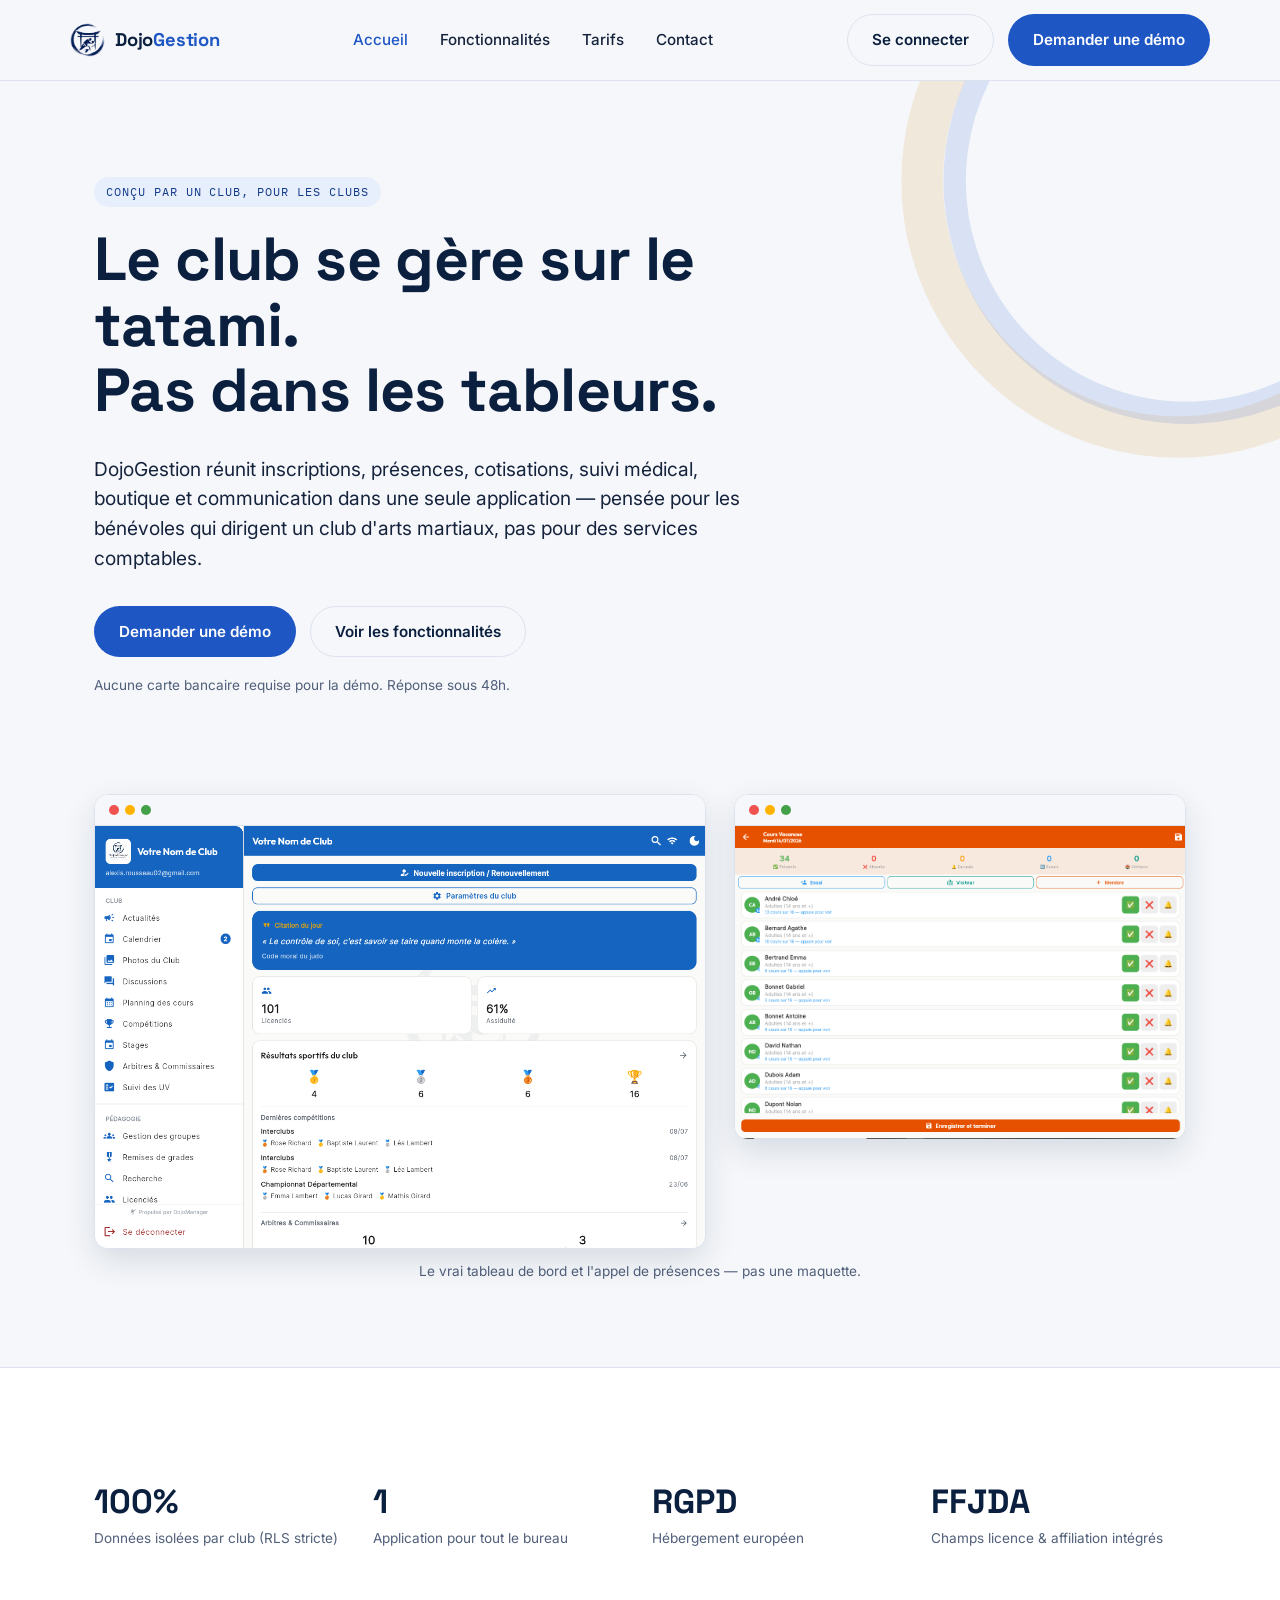
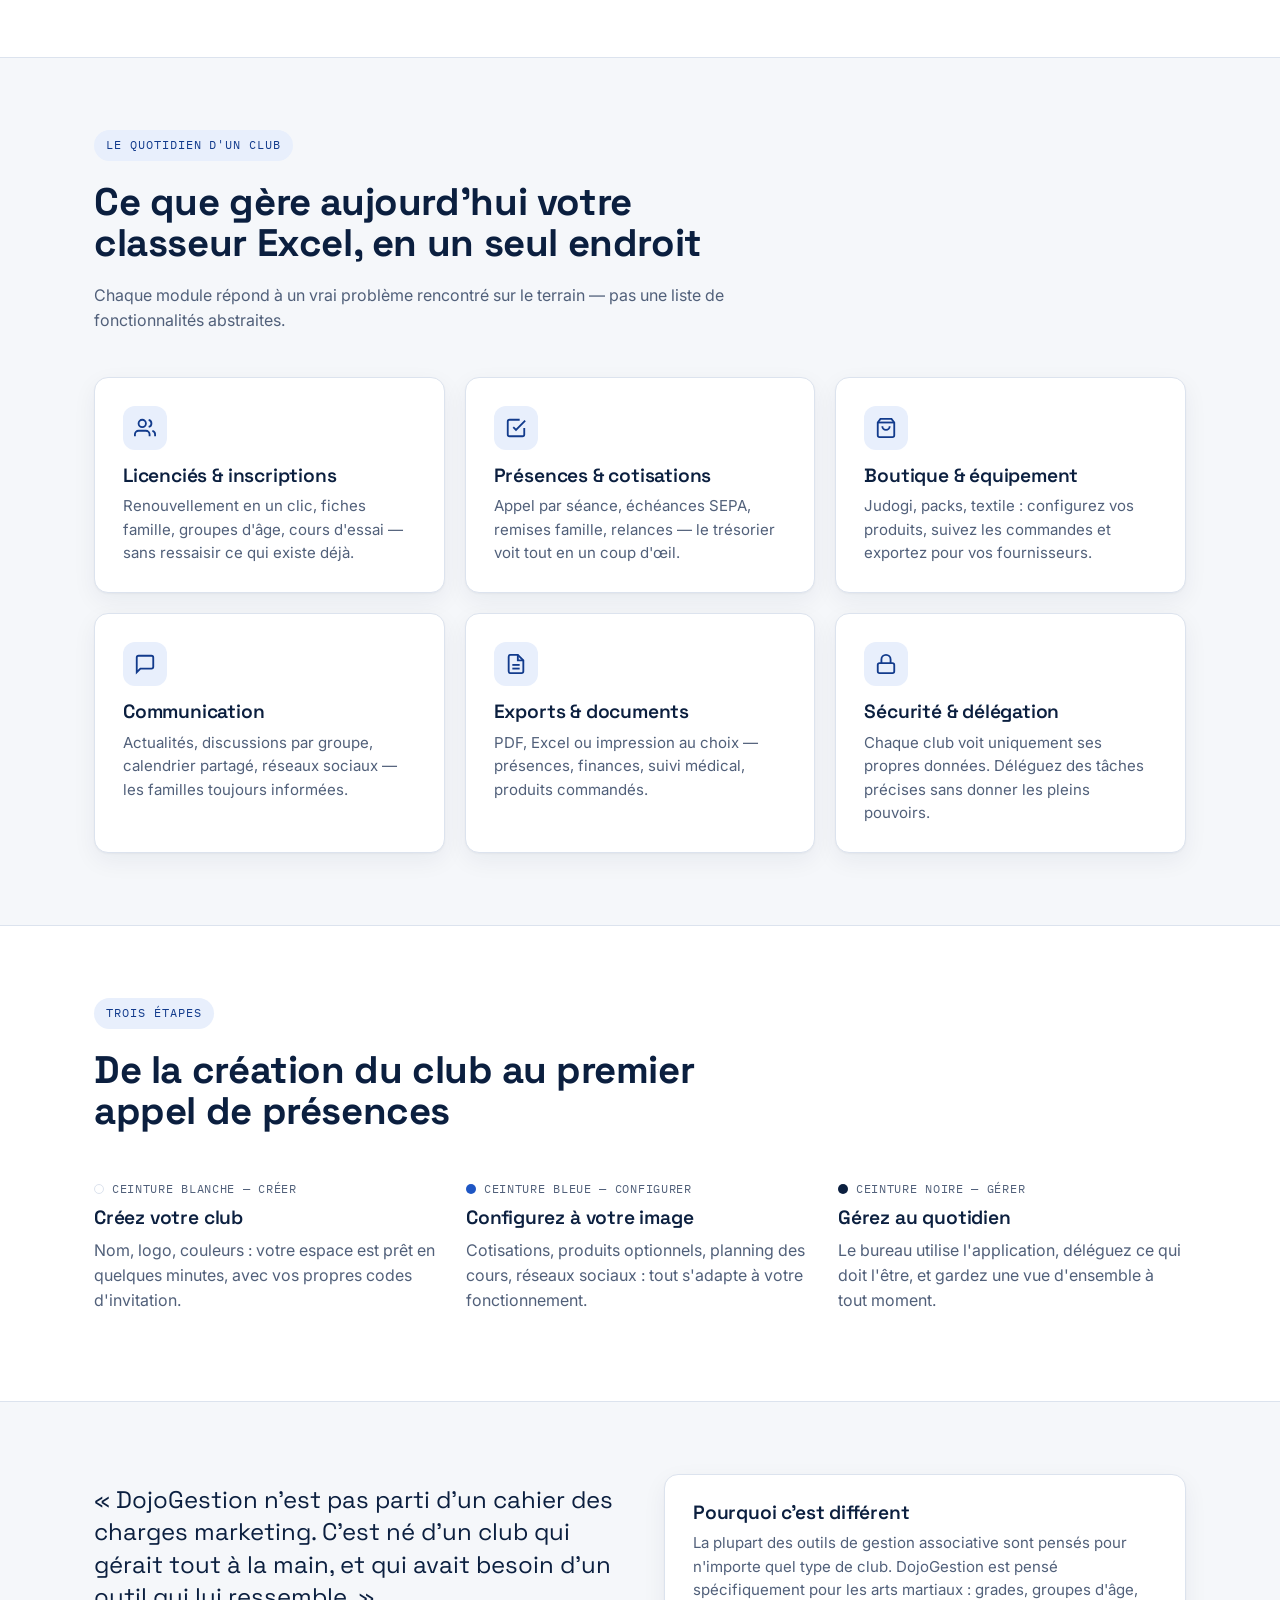
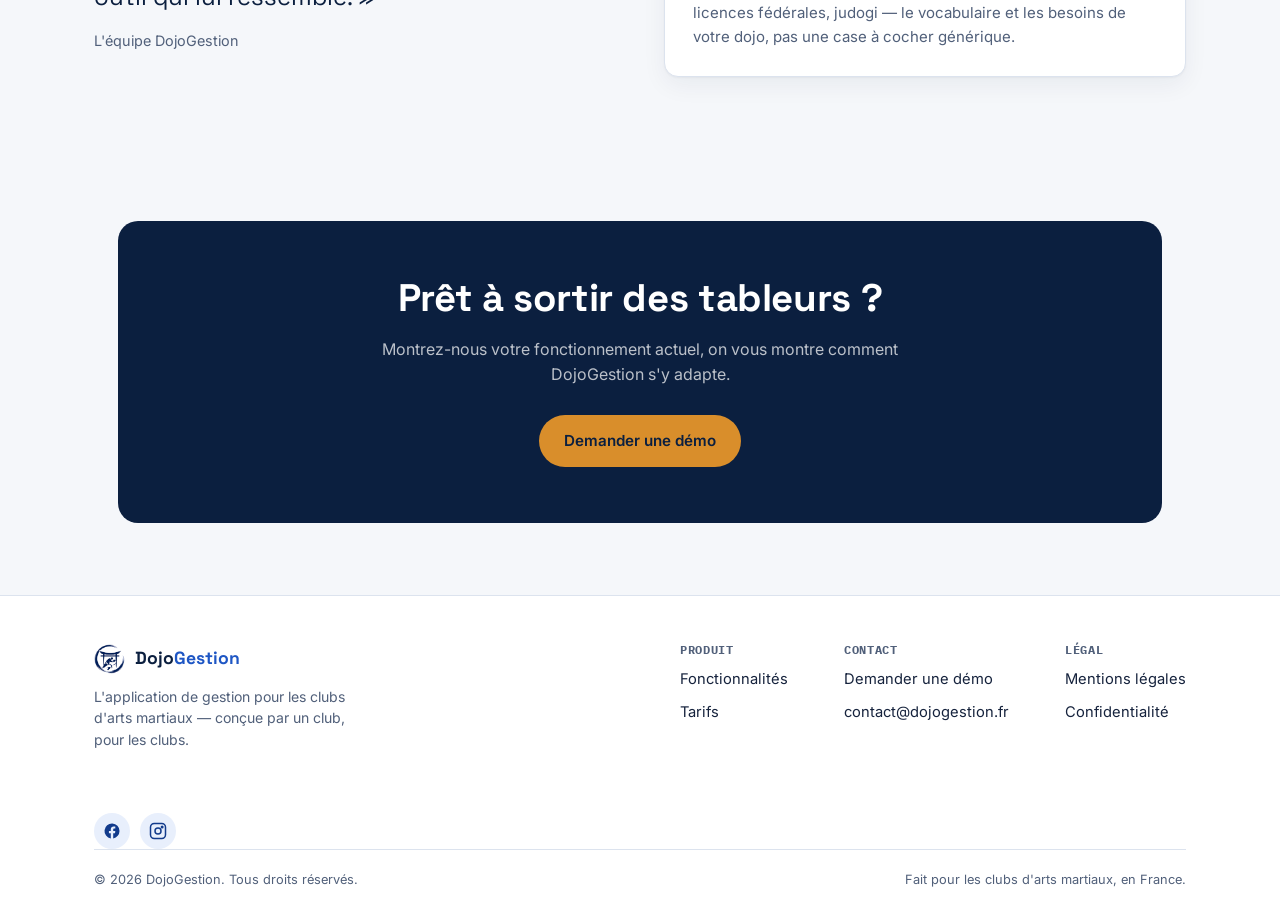
<file: index.html>
<!DOCTYPE html>
<html lang="fr">
<head>
<meta charset="UTF-8">
<meta name="viewport" content="width=device-width, initial-scale=1.0">
<title>DojoGestion — L'application de gestion pour les clubs d'arts martiaux</title>
<meta name="description" content="DojoGestion gère les inscriptions, présences, cotisations, boutique et communication de votre club d'arts martiaux — conçu par un club, pour les clubs.">
<link rel="icon" type="image/png" href="assets/favicon-32.png">
<link rel="apple-touch-icon" href="assets/apple-touch-icon.png">
<link rel="preconnect" href="https://fonts.googleapis.com">
<link href="https://fonts.googleapis.com/css2?family=Space+Grotesk:wght@500;600;700&family=Inter:wght@400;500;600;700&family=IBM+Plex+Mono:wght@500&display=swap" rel="stylesheet">
<link rel="stylesheet" href="styles.css">
</head>
<body>

<header class="site-header">
  <div class="container nav">
    <a href="index.html" class="nav-logo">
      <img src="assets/icon-mark.png" alt="">
      <span class="nav-logo-text"><span class="part-dojo">Dojo</span><span class="part-gestion">Gestion</span></span>
    </a>
    <nav class="nav-links" id="nav-links">
      <a href="index.html" class="active">Accueil</a>
      <a href="fonctionnalites.html">Fonctionnalités</a>
      <a href="tarifs.html">Tarifs</a>
      <a href="contact.html">Contact</a>
    </nav>
    <div class="nav-cta">
      <a href="contact.html" class="btn btn-ghost">Se connecter</a>
      <a href="contact.html" class="btn btn-primary">Demander une démo</a>
      <button class="nav-toggle" id="nav-toggle" aria-label="Ouvrir le menu" aria-expanded="false">
        <svg viewBox="0 0 24 24" fill="none" stroke="currentColor" stroke-width="2"><path d="M3 6h18M3 12h18M3 18h18"/></svg>
      </button>
    </div>
  </div>
</header>

<section class="hero">
  <svg class="hero-enso" viewBox="0 0 400 400" aria-hidden="true">
    <path d="M 200 40 A 160 160 0 1 1 55 130" fill="none" stroke="#D98E2B" stroke-width="26" stroke-linecap="round" opacity="0.16"/>
    <path d="M 210 55 A 145 145 0 1 1 80 125" fill="none" stroke="#1E56C4" stroke-width="14" stroke-linecap="round" opacity="0.14"/>
  </svg>
  <div class="container">
    <div class="hero-inner">
      <span class="eyebrow">Conçu par un club, pour les clubs</span>
      <h1>Le club se gère sur le tatami.<br>Pas dans les tableurs.</h1>
      <p class="lead">DojoGestion réunit inscriptions, présences, cotisations, suivi médical, boutique et communication dans une seule application — pensée pour les bénévoles qui dirigent un club d'arts martiaux, pas pour des services comptables.</p>
      <div class="hero-actions">
        <a href="contact.html" class="btn btn-primary">Demander une démo</a>
        <a href="fonctionnalites.html" class="btn btn-ghost">Voir les fonctionnalités</a>
      </div>
      <p class="hero-note">Aucune carte bancaire requise pour la démo. Réponse sous 48h.</p>
    </div>
  </div>
</section>

<section style="padding-top: 0;">
  <div class="container">
    <div class="showcase">
      <div class="browser-frame reveal">
        <div class="bar">
          <span class="dot-red"></span><span class="dot-amber"></span><span class="dot-green"></span>
        </div>
        <img src="assets/screenshots/dashboard.png" alt="Tableau de bord DojoGestion : licenciés, assiduité, résultats sportifs et dernières compétitions du club">
      </div>
      <div class="browser-frame reveal">
        <div class="bar">
          <span class="dot-red"></span><span class="dot-amber"></span><span class="dot-green"></span>
        </div>
        <img src="assets/screenshots/appel.png" alt="Appel de présences DojoGestion : liste des licenciés avec présent, absent ou excusé en un clic">
      </div>
    </div>
    <p class="showcase-caption">Le vrai tableau de bord et l'appel de présences — pas une maquette.</p>
  </div>
</section>

<section class="bg-paper">
  <div class="container">
    <div class="stat-bar">
      <div class="stat">
        <div class="stat-num">100%</div>
        <div class="stat-label">Données isolées par club (RLS stricte)</div>
      </div>
      <div class="stat">
        <div class="stat-num">1</div>
        <div class="stat-label">Application pour tout le bureau</div>
      </div>
      <div class="stat">
        <div class="stat-num">RGPD</div>
        <div class="stat-label">Hébergement européen</div>
      </div>
      <div class="stat">
        <div class="stat-num">FFJDA</div>
        <div class="stat-label">Champs licence &amp; affiliation intégrés</div>
      </div>
    </div>
  </div>
</section>

<section>
  <div class="container">
    <div class="section-head">
      <span class="eyebrow">Le quotidien d'un club</span>
      <h2>Ce que gère aujourd'hui votre classeur Excel, en un seul endroit</h2>
      <p>Chaque module répond à un vrai problème rencontré sur le terrain — pas une liste de fonctionnalités abstraites.</p>
    </div>
    <div class="grid grid-3">
      <div class="card reveal">
        <div class="card-icon"><svg viewBox="0 0 24 24" fill="none" stroke="currentColor" stroke-width="2"><path d="M17 21v-2a4 4 0 0 0-4-4H5a4 4 0 0 0-4 4v2"/><circle cx="9" cy="7" r="4"/><path d="M23 21v-2a4 4 0 0 0-3-3.87"/><path d="M16 3.13a4 4 0 0 1 0 7.75"/></svg></div>
        <h3>Licenciés &amp; inscriptions</h3>
        <p>Renouvellement en un clic, fiches famille, groupes d'âge, cours d'essai — sans ressaisir ce qui existe déjà.</p>
      </div>
      <div class="card reveal">
        <div class="card-icon"><svg viewBox="0 0 24 24" fill="none" stroke="currentColor" stroke-width="2"><path d="M9 11l3 3L22 4"/><path d="M21 12v7a2 2 0 0 1-2 2H5a2 2 0 0 1-2-2V5a2 2 0 0 1 2-2h11"/></svg></div>
        <h3>Présences &amp; cotisations</h3>
        <p>Appel par séance, échéances SEPA, remises famille, relances — le trésorier voit tout en un coup d'œil.</p>
      </div>
      <div class="card reveal">
        <div class="card-icon"><svg viewBox="0 0 24 24" fill="none" stroke="currentColor" stroke-width="2"><path d="M6 2 3 6v14a2 2 0 0 0 2 2h14a2 2 0 0 0 2-2V6l-3-4Z"/><path d="M3 6h18"/><path d="M16 10a4 4 0 0 1-8 0"/></svg></div>
        <h3>Boutique &amp; équipement</h3>
        <p>Judogi, packs, textile : configurez vos produits, suivez les commandes et exportez pour vos fournisseurs.</p>
      </div>
      <div class="card reveal">
        <div class="card-icon"><svg viewBox="0 0 24 24" fill="none" stroke="currentColor" stroke-width="2"><path d="M21 15a2 2 0 0 1-2 2H7l-4 4V5a2 2 0 0 1 2-2h14a2 2 0 0 1 2 2z"/></svg></div>
        <h3>Communication</h3>
        <p>Actualités, discussions par groupe, calendrier partagé, réseaux sociaux — les familles toujours informées.</p>
      </div>
      <div class="card reveal">
        <div class="card-icon"><svg viewBox="0 0 24 24" fill="none" stroke="currentColor" stroke-width="2"><path d="M14 2H6a2 2 0 0 0-2 2v16a2 2 0 0 0 2 2h12a2 2 0 0 0 2-2V8z"/><path d="M14 2v6h6"/><path d="M16 13H8"/><path d="M16 17H8"/></svg></div>
        <h3>Exports &amp; documents</h3>
        <p>PDF, Excel ou impression au choix — présences, finances, suivi médical, produits commandés.</p>
      </div>
      <div class="card reveal">
        <div class="card-icon"><svg viewBox="0 0 24 24" fill="none" stroke="currentColor" stroke-width="2"><rect x="3" y="11" width="18" height="11" rx="2"/><path d="M7 11V7a5 5 0 0 1 10 0v4"/></svg></div>
        <h3>Sécurité &amp; délégation</h3>
        <p>Chaque club voit uniquement ses propres données. Déléguez des tâches précises sans donner les pleins pouvoirs.</p>
      </div>
    </div>
  </div>
</section>

<section class="bg-paper">
  <div class="container">
    <div class="section-head">
      <span class="eyebrow">Trois étapes</span>
      <h2>De la création du club au premier appel de présences</h2>
    </div>
    <div class="belt-steps">
      <div class="belt-step reveal">
        <span class="belt-tag"><span class="belt-dot white"></span>Ceinture blanche — Créer</span>
        <h3>Créez votre club</h3>
        <p>Nom, logo, couleurs : votre espace est prêt en quelques minutes, avec vos propres codes d'invitation.</p>
      </div>
      <div class="belt-step reveal">
        <span class="belt-tag"><span class="belt-dot blue"></span>Ceinture bleue — Configurer</span>
        <h3>Configurez à votre image</h3>
        <p>Cotisations, produits optionnels, planning des cours, réseaux sociaux : tout s'adapte à votre fonctionnement.</p>
      </div>
      <div class="belt-step reveal">
        <span class="belt-tag"><span class="belt-dot black"></span>Ceinture noire — Gérer</span>
        <h3>Gérez au quotidien</h3>
        <p>Le bureau utilise l'application, déléguez ce qui doit l'être, et gardez une vue d'ensemble à tout moment.</p>
      </div>
    </div>
  </div>
</section>

<section>
  <div class="container">
    <div class="origin reveal">
      <div>
        <p class="origin-quote">« DojoGestion n'est pas parti d'un cahier des charges marketing. C'est né d'un club qui gérait tout à la main, et qui avait besoin d'un outil qui lui ressemble. »</p>
        <p class="origin-role">L'équipe DojoGestion</p>
      </div>
      <div>
        <div class="card">
          <h3>Pourquoi c'est différent</h3>
          <p>La plupart des outils de gestion associative sont pensés pour n'importe quel type de club. DojoGestion est pensé spécifiquement pour les arts martiaux : grades, groupes d'âge, licences fédérales, judogi — le vocabulaire et les besoins de votre dojo, pas une case à cocher générique.</p>
        </div>
      </div>
    </div>
  </div>
</section>

<section>
  <div class="container">
    <div class="cta-band">
      <h2>Prêt à sortir des tableurs ?</h2>
      <p>Montrez-nous votre fonctionnement actuel, on vous montre comment DojoGestion s'y adapte.</p>
      <a href="contact.html" class="btn btn-primary">Demander une démo</a>
    </div>
  </div>
</section>

<footer class="site-footer">
  <div class="container">
    <div class="footer-top">
      <div>
        <div class="footer-logo">
          <img src="assets/icon-mark.png" alt="">
          <span class="footer-logo-text"><span class="part-dojo">Dojo</span><span class="part-gestion">Gestion</span></span>
        </div>
        <p class="footer-tag">L'application de gestion pour les clubs d'arts martiaux — conçue par un club, pour les clubs.</p>
      </div>
      <div class="footer-links">
        <div class="footer-col">
          <h4>Produit</h4>
          <a href="fonctionnalites.html">Fonctionnalités</a>
          <a href="tarifs.html">Tarifs</a>
        </div>
        <div class="footer-col">
          <h4>Contact</h4>
          <a href="contact.html">Demander une démo</a>
          <a href="mailto:contact@dojogestion.fr">contact@dojogestion.fr</a>
        </div>
        <div class="footer-col">
          <h4>Légal</h4>
          <a href="mentions-legales.html">Mentions légales</a>
          <a href="confidentialite.html">Confidentialité</a>
        </div>
      </div>
    </div>
    <div class="footer-social">
      <!-- Remplacez # par vos vraies pages une fois créées -->
      <a href="#" aria-label="Facebook" target="_blank" rel="noopener">
        <svg viewBox="0 0 24 24" fill="currentColor"><path d="M22 12a10 10 0 1 0-11.6 9.9v-7H7.9V12h2.5V9.8c0-2.5 1.5-3.9 3.8-3.9 1.1 0 2.2.2 2.2.2v2.4h-1.2c-1.2 0-1.6.8-1.6 1.6V12h2.8l-.4 2.9h-2.4v7A10 10 0 0 0 22 12Z"/></svg>
      </a>
      <a href="#" aria-label="Instagram" target="_blank" rel="noopener">
        <svg viewBox="0 0 24 24" fill="none" stroke="currentColor" stroke-width="2"><rect x="2" y="2" width="20" height="20" rx="5"/><circle cx="12" cy="12" r="4"/><circle cx="17.5" cy="6.5" r="1"/></svg>
      </a>
    </div>
    <div class="footer-bottom">
      <span>© 2026 DojoGestion. Tous droits réservés.</span>
      <span>Fait pour les clubs d'arts martiaux, en France.</span>
    </div>
  </div>
</footer>

<script src="main.js"></script>
</body>
</html>
</file>
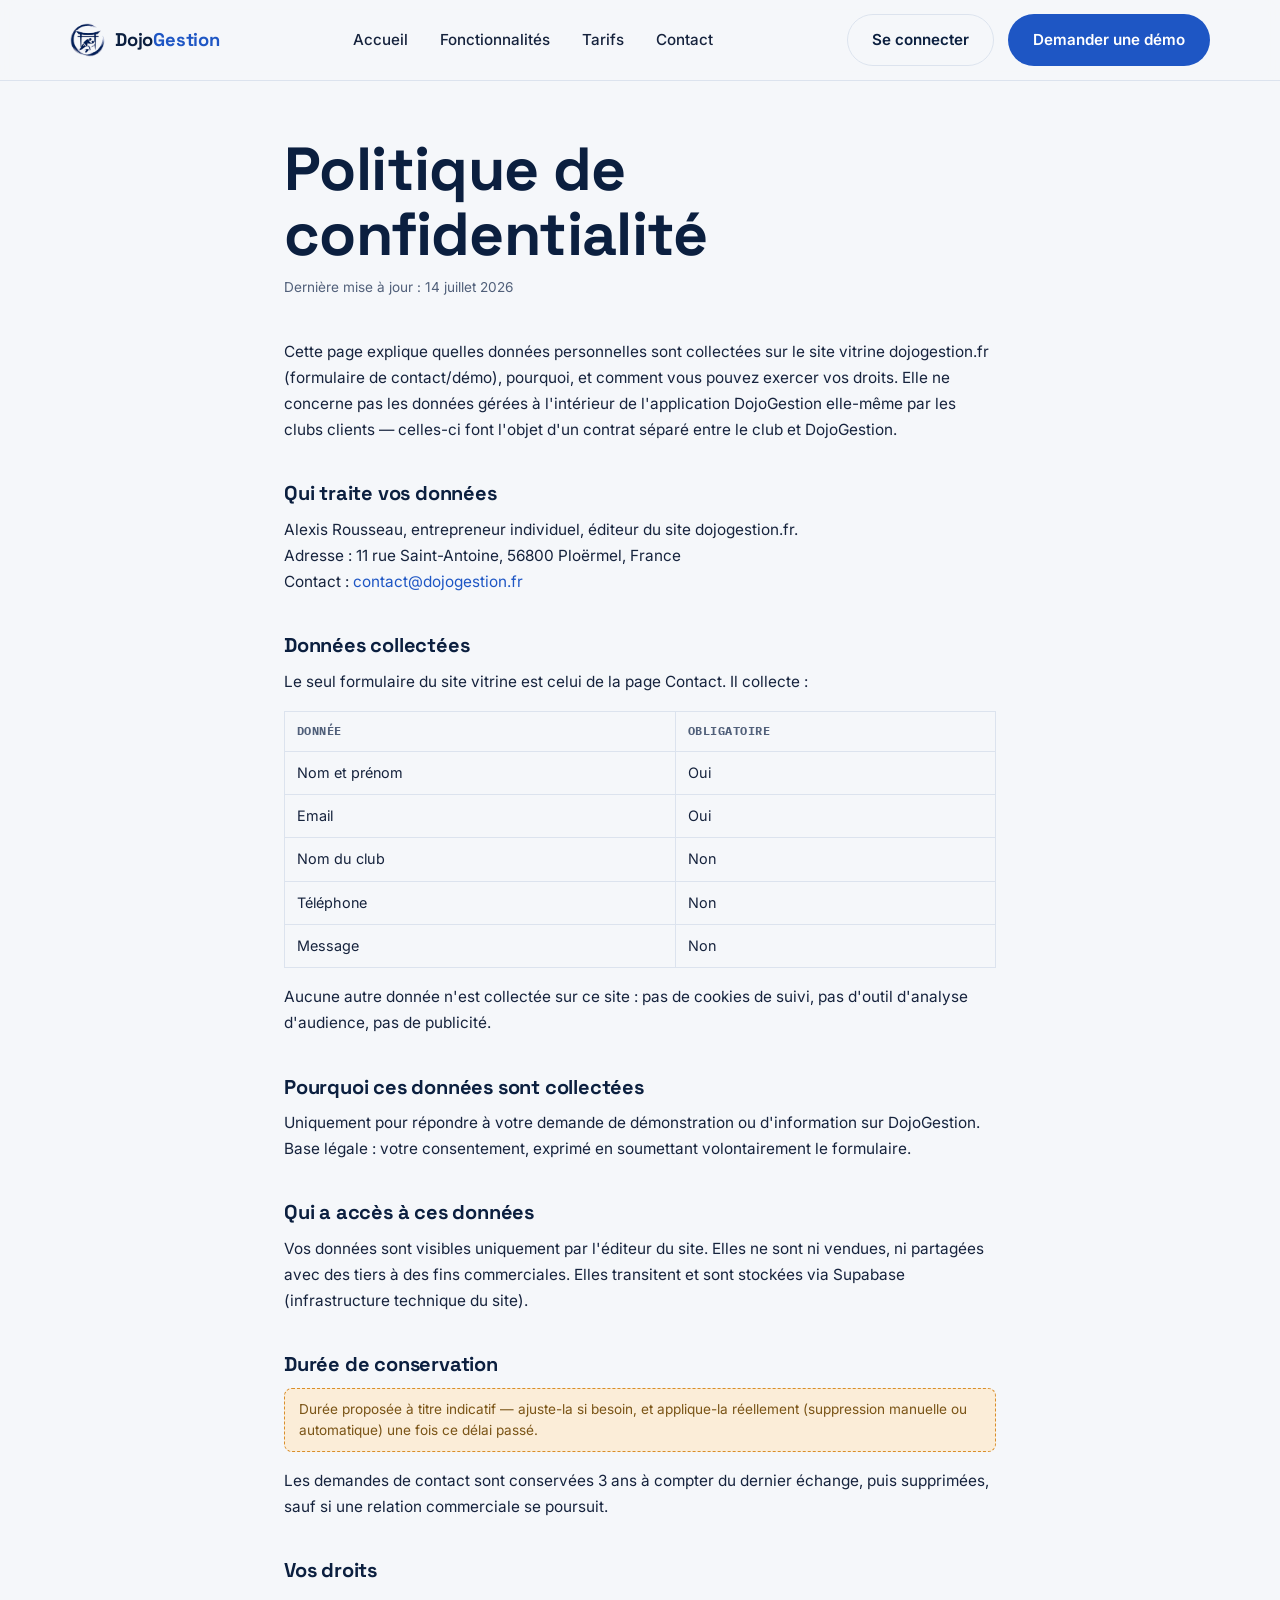
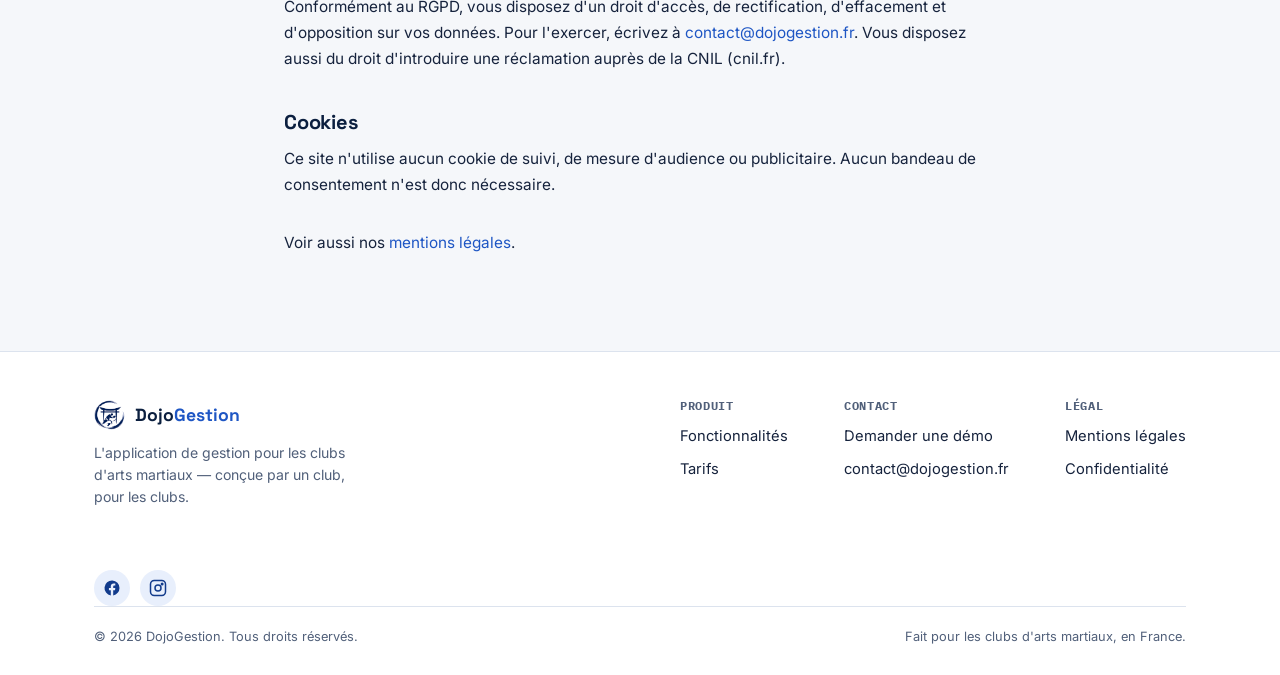
<file: confidentialite.html>
<!DOCTYPE html>
<html lang="fr">
<head>
<meta charset="UTF-8">
<meta name="viewport" content="width=device-width, initial-scale=1.0">
<title>Politique de confidentialité — DojoGestion</title>
<meta name="description" content="Comment DojoGestion collecte et protège vos données personnelles.">
<link rel="icon" type="image/png" href="assets/favicon-32.png">
<link rel="apple-touch-icon" href="assets/apple-touch-icon.png">
<link rel="preconnect" href="https://fonts.googleapis.com">
<link href="https://fonts.googleapis.com/css2?family=Space+Grotesk:wght@500;600;700&family=Inter:wght@400;500;600;700&family=IBM+Plex+Mono:wght@500&display=swap" rel="stylesheet">
<link rel="stylesheet" href="styles.css">
<style>
  .legal { max-width: 760px; margin: 0 auto; padding: 56px 24px 80px; }
  .legal h1 { margin-bottom: 8px; }
  .legal .updated { color: var(--text-muted); font-size: 0.85rem; margin-bottom: 40px; }
  .legal h2 { font-size: 1.25rem; margin-top: 40px; margin-bottom: 12px; }
  .legal p, .legal li { color: var(--text); font-size: 0.96rem; line-height: 1.7; }
  .legal ul { padding-left: 20px; margin-bottom: 16px; }
  .legal table { width: 100%; border-collapse: collapse; margin: 16px 0; font-size: 0.9rem; }
  .legal th, .legal td { text-align: left; padding: 10px 12px; border: 1px solid var(--line); }
  .legal th { background: var(--mist); font-family: var(--font-mono); font-size: 0.75rem; text-transform: uppercase; letter-spacing: 0.04em; color: var(--text-muted); }
  .legal .todo {
    background: var(--gold-soft);
    border: 1px dashed var(--gold);
    border-radius: 8px;
    padding: 10px 14px;
    font-size: 0.85rem;
    color: #7A5416;
    margin: 6px 0 16px;
  }
</style>
</head>
<body>

<header class="site-header">
  <div class="container nav">
    <a href="index.html" class="nav-logo">
      <img src="assets/icon-mark.png" alt="">
      <span class="nav-logo-text"><span class="part-dojo">Dojo</span><span class="part-gestion">Gestion</span></span>
    </a>
    <nav class="nav-links" id="nav-links">
      <a href="index.html">Accueil</a>
      <a href="fonctionnalites.html">Fonctionnalités</a>
      <a href="tarifs.html">Tarifs</a>
      <a href="contact.html">Contact</a>
    </nav>
    <div class="nav-cta">
      <a href="contact.html" class="btn btn-ghost">Se connecter</a>
      <a href="contact.html" class="btn btn-primary">Demander une démo</a>
      <button class="nav-toggle" id="nav-toggle" aria-label="Ouvrir le menu" aria-expanded="false">
        <svg viewBox="0 0 24 24" fill="none" stroke="currentColor" stroke-width="2"><path d="M3 6h18M3 12h18M3 18h18"/></svg>
      </button>
    </div>
  </div>
</header>

<div class="legal">
  <h1>Politique de confidentialité</h1>
  <p class="updated">Dernière mise à jour : 14 juillet 2026</p>

  <p>
    Cette page explique quelles données personnelles sont collectées sur le site vitrine dojogestion.fr (formulaire de contact/démo), pourquoi, et comment vous pouvez exercer vos droits. Elle ne concerne pas les données gérées à l'intérieur de l'application DojoGestion elle-même par les clubs clients — celles-ci font l'objet d'un contrat séparé entre le club et DojoGestion.
  </p>

  <h2>Qui traite vos données</h2>
  <p>
    Alexis Rousseau, entrepreneur individuel, éditeur du site dojogestion.fr.<br>
    Adresse : 11 rue Saint-Antoine, 56800 Ploërmel, France<br>
    Contact : <a href="mailto:contact@dojogestion.fr">contact@dojogestion.fr</a>
  </p>

  <h2>Données collectées</h2>
  <p>Le seul formulaire du site vitrine est celui de la page Contact. Il collecte :</p>
  <table>
    <tr><th>Donnée</th><th>Obligatoire</th></tr>
    <tr><td>Nom et prénom</td><td>Oui</td></tr>
    <tr><td>Email</td><td>Oui</td></tr>
    <tr><td>Nom du club</td><td>Non</td></tr>
    <tr><td>Téléphone</td><td>Non</td></tr>
    <tr><td>Message</td><td>Non</td></tr>
  </table>
  <p>Aucune autre donnée n'est collectée sur ce site : pas de cookies de suivi, pas d'outil d'analyse d'audience, pas de publicité.</p>

  <h2>Pourquoi ces données sont collectées</h2>
  <p>Uniquement pour répondre à votre demande de démonstration ou d'information sur DojoGestion. Base légale : votre consentement, exprimé en soumettant volontairement le formulaire.</p>

  <h2>Qui a accès à ces données</h2>
  <p>
    Vos données sont visibles uniquement par l'éditeur du site. Elles ne sont ni vendues, ni partagées avec des tiers à des fins commerciales. Elles transitent et sont stockées via Supabase (infrastructure technique du site).
  </p>

  <h2>Durée de conservation</h2>
  <div class="todo">Durée proposée à titre indicatif — ajuste-la si besoin, et applique-la réellement (suppression manuelle ou automatique) une fois ce délai passé.</div>
  <p>Les demandes de contact sont conservées 3 ans à compter du dernier échange, puis supprimées, sauf si une relation commerciale se poursuit.</p>

  <h2>Vos droits</h2>
  <p>Conformément au RGPD, vous disposez d'un droit d'accès, de rectification, d'effacement et d'opposition sur vos données. Pour l'exercer, écrivez à <a href="mailto:contact@dojogestion.fr">contact@dojogestion.fr</a>. Vous disposez aussi du droit d'introduire une réclamation auprès de la CNIL (cnil.fr).</p>

  <h2>Cookies</h2>
  <p>Ce site n'utilise aucun cookie de suivi, de mesure d'audience ou publicitaire. Aucun bandeau de consentement n'est donc nécessaire.</p>

  <p style="margin-top: 32px;">
    Voir aussi nos <a href="mentions-legales.html">mentions légales</a>.
  </p>
</div>

<footer class="site-footer">
  <div class="container">
    <div class="footer-top">
      <div>
        <div class="footer-logo">
          <img src="assets/icon-mark.png" alt="">
          <span class="footer-logo-text"><span class="part-dojo">Dojo</span><span class="part-gestion">Gestion</span></span>
        </div>
        <p class="footer-tag">L'application de gestion pour les clubs d'arts martiaux — conçue par un club, pour les clubs.</p>
      </div>
      <div class="footer-links">
        <div class="footer-col">
          <h4>Produit</h4>
          <a href="fonctionnalites.html">Fonctionnalités</a>
          <a href="tarifs.html">Tarifs</a>
        </div>
        <div class="footer-col">
          <h4>Contact</h4>
          <a href="contact.html">Demander une démo</a>
          <a href="mailto:contact@dojogestion.fr">contact@dojogestion.fr</a>
        </div>
        <div class="footer-col">
          <h4>Légal</h4>
          <a href="mentions-legales.html">Mentions légales</a>
          <a href="confidentialite.html">Confidentialité</a>
        </div>
      </div>
    </div>
    <div class="footer-social">
      <a href="#" aria-label="Facebook" target="_blank" rel="noopener">
        <svg viewBox="0 0 24 24" fill="currentColor"><path d="M22 12a10 10 0 1 0-11.6 9.9v-7H7.9V12h2.5V9.8c0-2.5 1.5-3.9 3.8-3.9 1.1 0 2.2.2 2.2.2v2.4h-1.2c-1.2 0-1.6.8-1.6 1.6V12h2.8l-.4 2.9h-2.4v7A10 10 0 0 0 22 12Z"/></svg>
      </a>
      <a href="#" aria-label="Instagram" target="_blank" rel="noopener">
        <svg viewBox="0 0 24 24" fill="none" stroke="currentColor" stroke-width="2"><rect x="2" y="2" width="20" height="20" rx="5"/><circle cx="12" cy="12" r="4"/><circle cx="17.5" cy="6.5" r="1"/></svg>
      </a>
    </div>
    <div class="footer-bottom">
      <span>© 2026 DojoGestion. Tous droits réservés.</span>
      <span>Fait pour les clubs d'arts martiaux, en France.</span>
    </div>
  </div>
</footer>

<script src="main.js"></script>
</body>
</html>
</file>
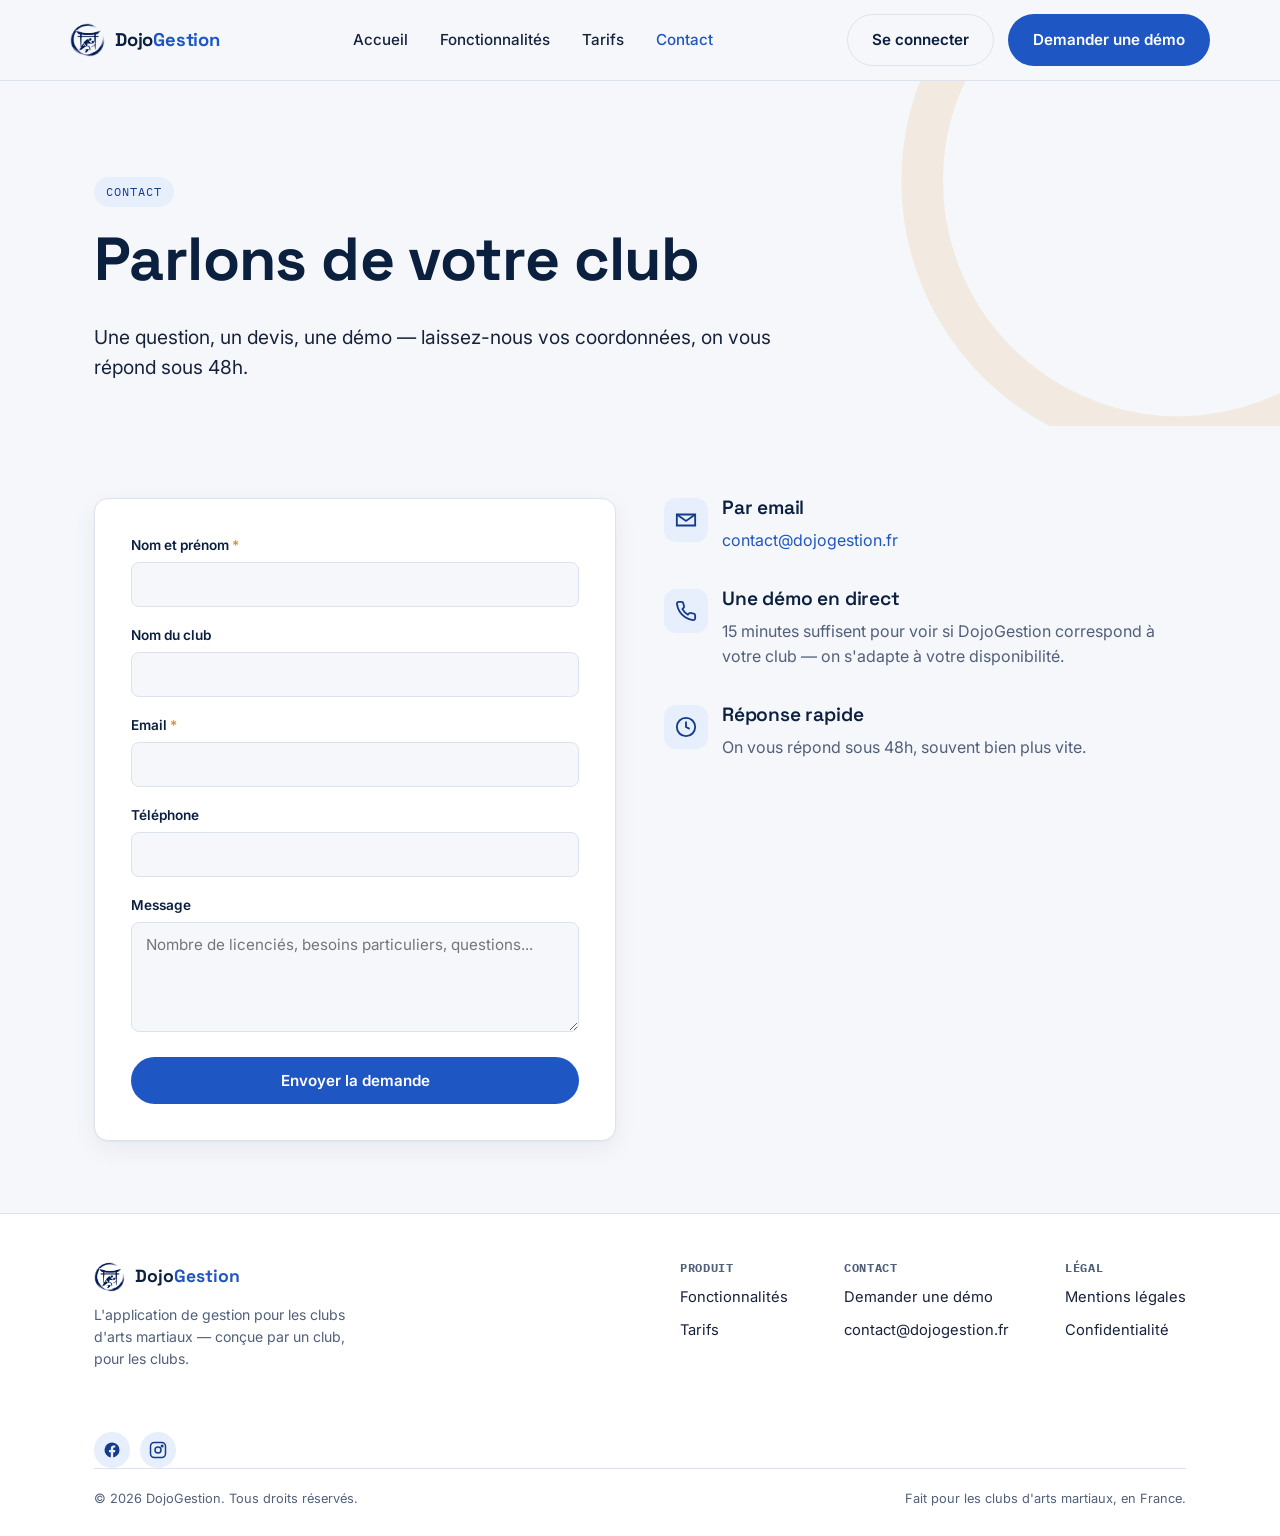
<file: contact.html>
<!DOCTYPE html>
<html lang="fr">
<head>
<meta charset="UTF-8">
<meta name="viewport" content="width=device-width, initial-scale=1.0">
<title>Contact — DojoGestion</title>
<meta name="description" content="Demandez une démo de DojoGestion ou posez-nous vos questions — réponse sous 48h.">
<link rel="icon" type="image/png" href="assets/favicon-32.png">
<link rel="apple-touch-icon" href="assets/apple-touch-icon.png">
<link rel="preconnect" href="https://fonts.googleapis.com">
<link href="https://fonts.googleapis.com/css2?family=Space+Grotesk:wght@500;600;700&family=Inter:wght@400;500;600;700&family=IBM+Plex+Mono:wght@500&display=swap" rel="stylesheet">
<link rel="stylesheet" href="styles.css">
</head>
<body>

<header class="site-header">
  <div class="container nav">
    <a href="index.html" class="nav-logo">
      <img src="assets/icon-mark.png" alt="">
      <span class="nav-logo-text"><span class="part-dojo">Dojo</span><span class="part-gestion">Gestion</span></span>
    </a>
    <nav class="nav-links" id="nav-links">
      <a href="index.html">Accueil</a>
      <a href="fonctionnalites.html">Fonctionnalités</a>
      <a href="tarifs.html">Tarifs</a>
      <a href="contact.html" class="active">Contact</a>
    </nav>
    <div class="nav-cta">
      <a href="contact.html" class="btn btn-ghost">Se connecter</a>
      <a href="contact.html" class="btn btn-primary">Demander une démo</a>
      <button class="nav-toggle" id="nav-toggle" aria-label="Ouvrir le menu" aria-expanded="false">
        <svg viewBox="0 0 24 24" fill="none" stroke="currentColor" stroke-width="2"><path d="M3 6h18M3 12h18M3 18h18"/></svg>
      </button>
    </div>
  </div>
</header>

<section class="hero" style="padding-bottom: 24px;">
  <svg class="hero-enso" viewBox="0 0 400 400" aria-hidden="true">
    <path d="M 200 40 A 160 160 0 1 1 55 130" fill="none" stroke="#D98E2B" stroke-width="26" stroke-linecap="round" opacity="0.14"/>
  </svg>
  <div class="container">
    <div class="hero-inner">
      <span class="eyebrow">Contact</span>
      <h1>Parlons de votre club</h1>
      <p class="lead">Une question, un devis, une démo — laissez-nous vos coordonnées, on vous répond sous 48h.</p>
    </div>
  </div>
</section>

<section>
  <div class="container">
    <div class="contact-grid">
      <form class="form-card" id="contact-form" novalidate>
        <div class="field">
          <label for="nom">Nom et prénom <span class="req">*</span></label>
          <input type="text" id="nom" name="nom" required autocomplete="name">
        </div>
        <div class="field">
          <label for="nom_club">Nom du club</label>
          <input type="text" id="nom_club" name="nom_club" autocomplete="organization">
        </div>
        <div class="field">
          <label for="email">Email <span class="req">*</span></label>
          <input type="email" id="email" name="email" required autocomplete="email">
        </div>
        <div class="field">
          <label for="telephone">Téléphone</label>
          <input type="tel" id="telephone" name="telephone" autocomplete="tel">
        </div>
        <div class="field">
          <label for="message">Message</label>
          <textarea id="message" name="message" placeholder="Nombre de licenciés, besoins particuliers, questions..."></textarea>
        </div>
        <button type="submit" class="btn btn-primary btn-block">Envoyer la demande</button>
        <div class="form-status" id="form-status"></div>
      </form>

      <div>
        <div class="contact-info-item">
          <div class="card-icon"><svg viewBox="0 0 24 24" fill="none" stroke="currentColor" stroke-width="2"><path d="M4 4h16v16H4z" opacity="0"/><path d="M22 6 12 13 2 6"/><path d="M2 6h20v12H2z"/></svg></div>
          <div>
            <h3 class="mt-0">Par email</h3>
            <p><a href="mailto:contact@dojogestion.fr">contact@dojogestion.fr</a></p>
          </div>
        </div>
        <div class="contact-info-item">
          <div class="card-icon"><svg viewBox="0 0 24 24" fill="none" stroke="currentColor" stroke-width="2"><path d="M22 16.92v3a2 2 0 0 1-2.18 2 19.79 19.79 0 0 1-8.63-3.07 19.5 19.5 0 0 1-6-6 19.79 19.79 0 0 1-3.07-8.67A2 2 0 0 1 4.11 2h3a2 2 0 0 1 2 1.72c.127.96.361 1.903.7 2.81a2 2 0 0 1-.45 2.11L8.09 9.91a16 16 0 0 0 6 6l1.27-1.27a2 2 0 0 1 2.11-.45c.907.339 1.85.573 2.81.7A2 2 0 0 1 22 16.92z"/></svg></div>
          <div>
            <h3 class="mt-0">Une démo en direct</h3>
            <p>15 minutes suffisent pour voir si DojoGestion correspond à votre club — on s'adapte à votre disponibilité.</p>
          </div>
        </div>
        <div class="contact-info-item">
          <div class="card-icon"><svg viewBox="0 0 24 24" fill="none" stroke="currentColor" stroke-width="2"><circle cx="12" cy="12" r="10"/><path d="M12 6v6l4 2"/></svg></div>
          <div>
            <h3 class="mt-0">Réponse rapide</h3>
            <p>On vous répond sous 48h, souvent bien plus vite.</p>
          </div>
        </div>
      </div>
    </div>
  </div>
</section>

<footer class="site-footer">
  <div class="container">
    <div class="footer-top">
      <div>
        <div class="footer-logo">
          <img src="assets/icon-mark.png" alt="">
          <span class="footer-logo-text"><span class="part-dojo">Dojo</span><span class="part-gestion">Gestion</span></span>
        </div>
        <p class="footer-tag">L'application de gestion pour les clubs d'arts martiaux — conçue par un club, pour les clubs.</p>
      </div>
      <div class="footer-links">
        <div class="footer-col">
          <h4>Produit</h4>
          <a href="fonctionnalites.html">Fonctionnalités</a>
          <a href="tarifs.html">Tarifs</a>
        </div>
        <div class="footer-col">
          <h4>Contact</h4>
          <a href="contact.html">Demander une démo</a>
          <a href="mailto:contact@dojogestion.fr">contact@dojogestion.fr</a>
        </div>
        <div class="footer-col">
          <h4>Légal</h4>
          <a href="mentions-legales.html">Mentions légales</a>
          <a href="confidentialite.html">Confidentialité</a>
        </div>
      </div>
    </div>
    <div class="footer-social">
      <!-- Remplacez # par vos vraies pages une fois créées -->
      <a href="#" aria-label="Facebook" target="_blank" rel="noopener">
        <svg viewBox="0 0 24 24" fill="currentColor"><path d="M22 12a10 10 0 1 0-11.6 9.9v-7H7.9V12h2.5V9.8c0-2.5 1.5-3.9 3.8-3.9 1.1 0 2.2.2 2.2.2v2.4h-1.2c-1.2 0-1.6.8-1.6 1.6V12h2.8l-.4 2.9h-2.4v7A10 10 0 0 0 22 12Z"/></svg>
      </a>
      <a href="#" aria-label="Instagram" target="_blank" rel="noopener">
        <svg viewBox="0 0 24 24" fill="none" stroke="currentColor" stroke-width="2"><rect x="2" y="2" width="20" height="20" rx="5"/><circle cx="12" cy="12" r="4"/><circle cx="17.5" cy="6.5" r="1"/></svg>
      </a>
    </div>
    <div class="footer-bottom">
      <span>© 2026 DojoGestion. Tous droits réservés.</span>
      <span>Fait pour les clubs d'arts martiaux, en France.</span>
    </div>
  </div>
</footer>

<script src="main.js"></script>
</body>
</html>
</file>
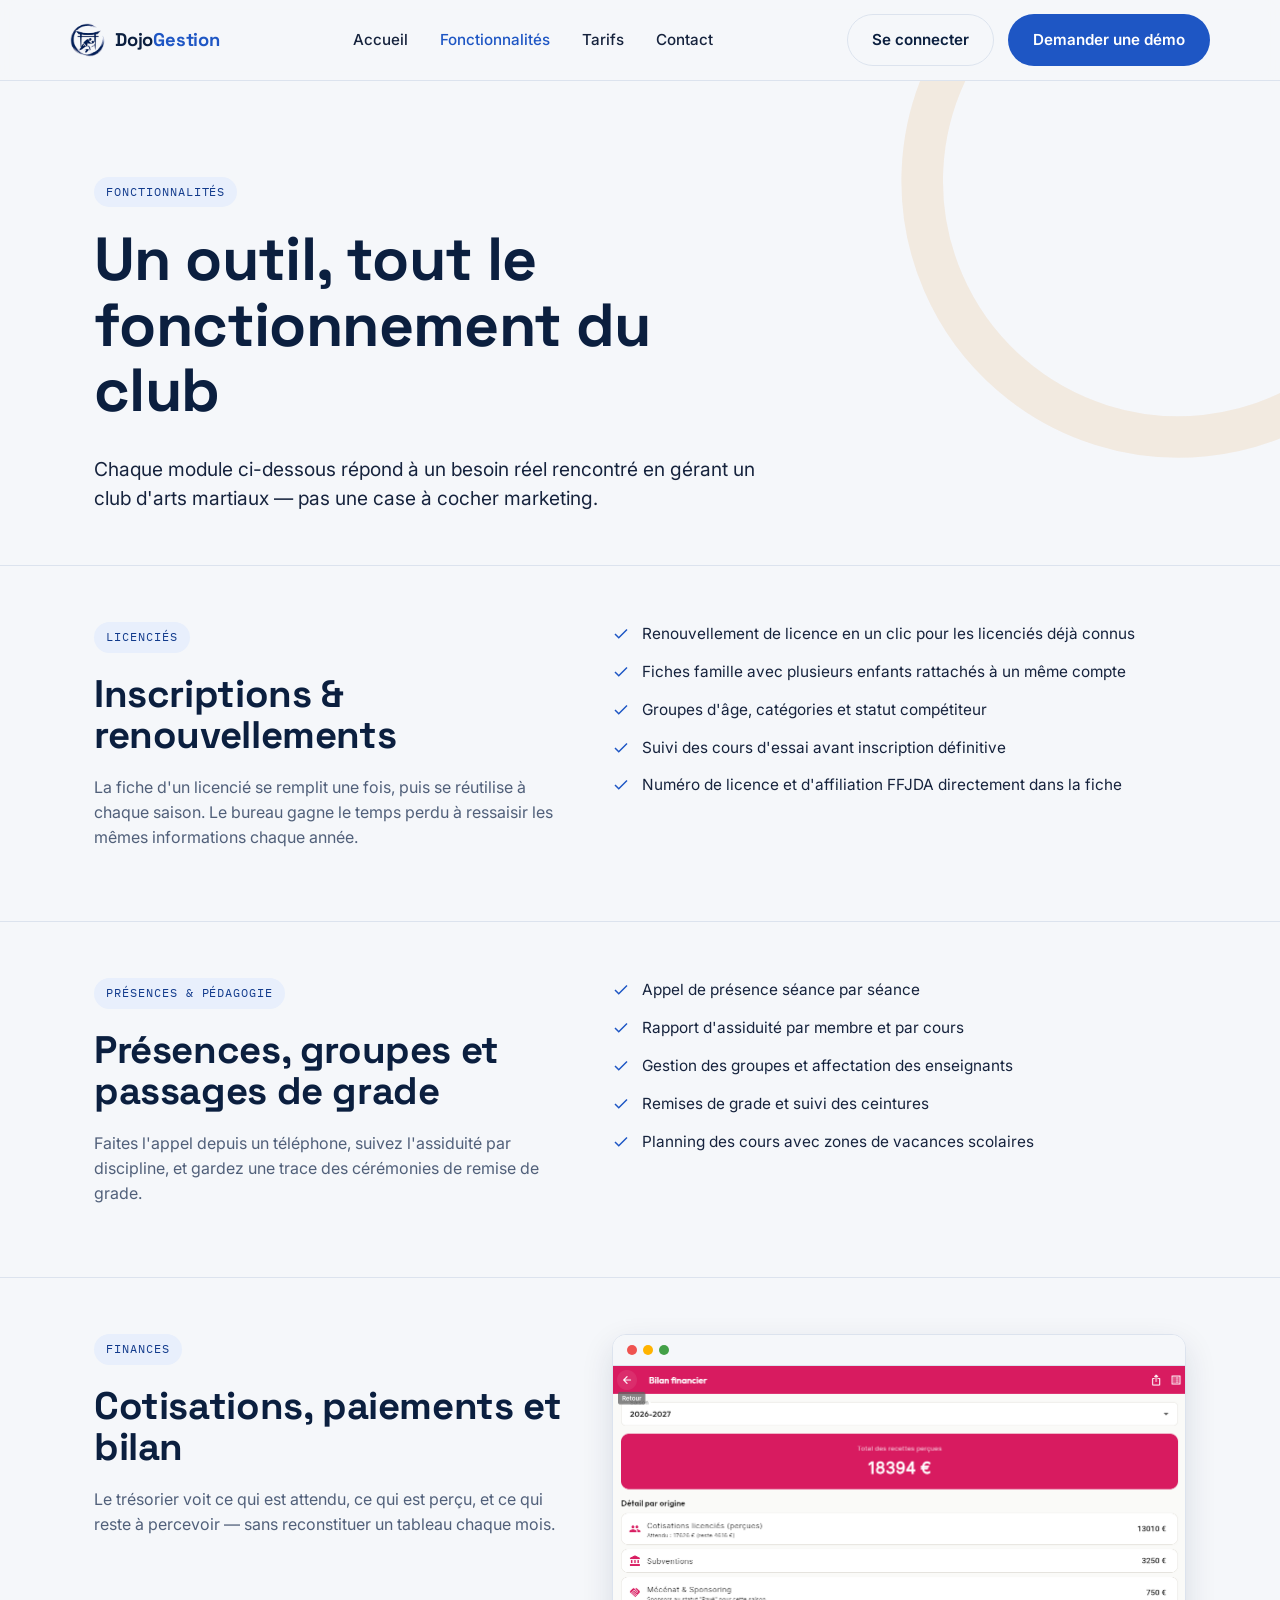
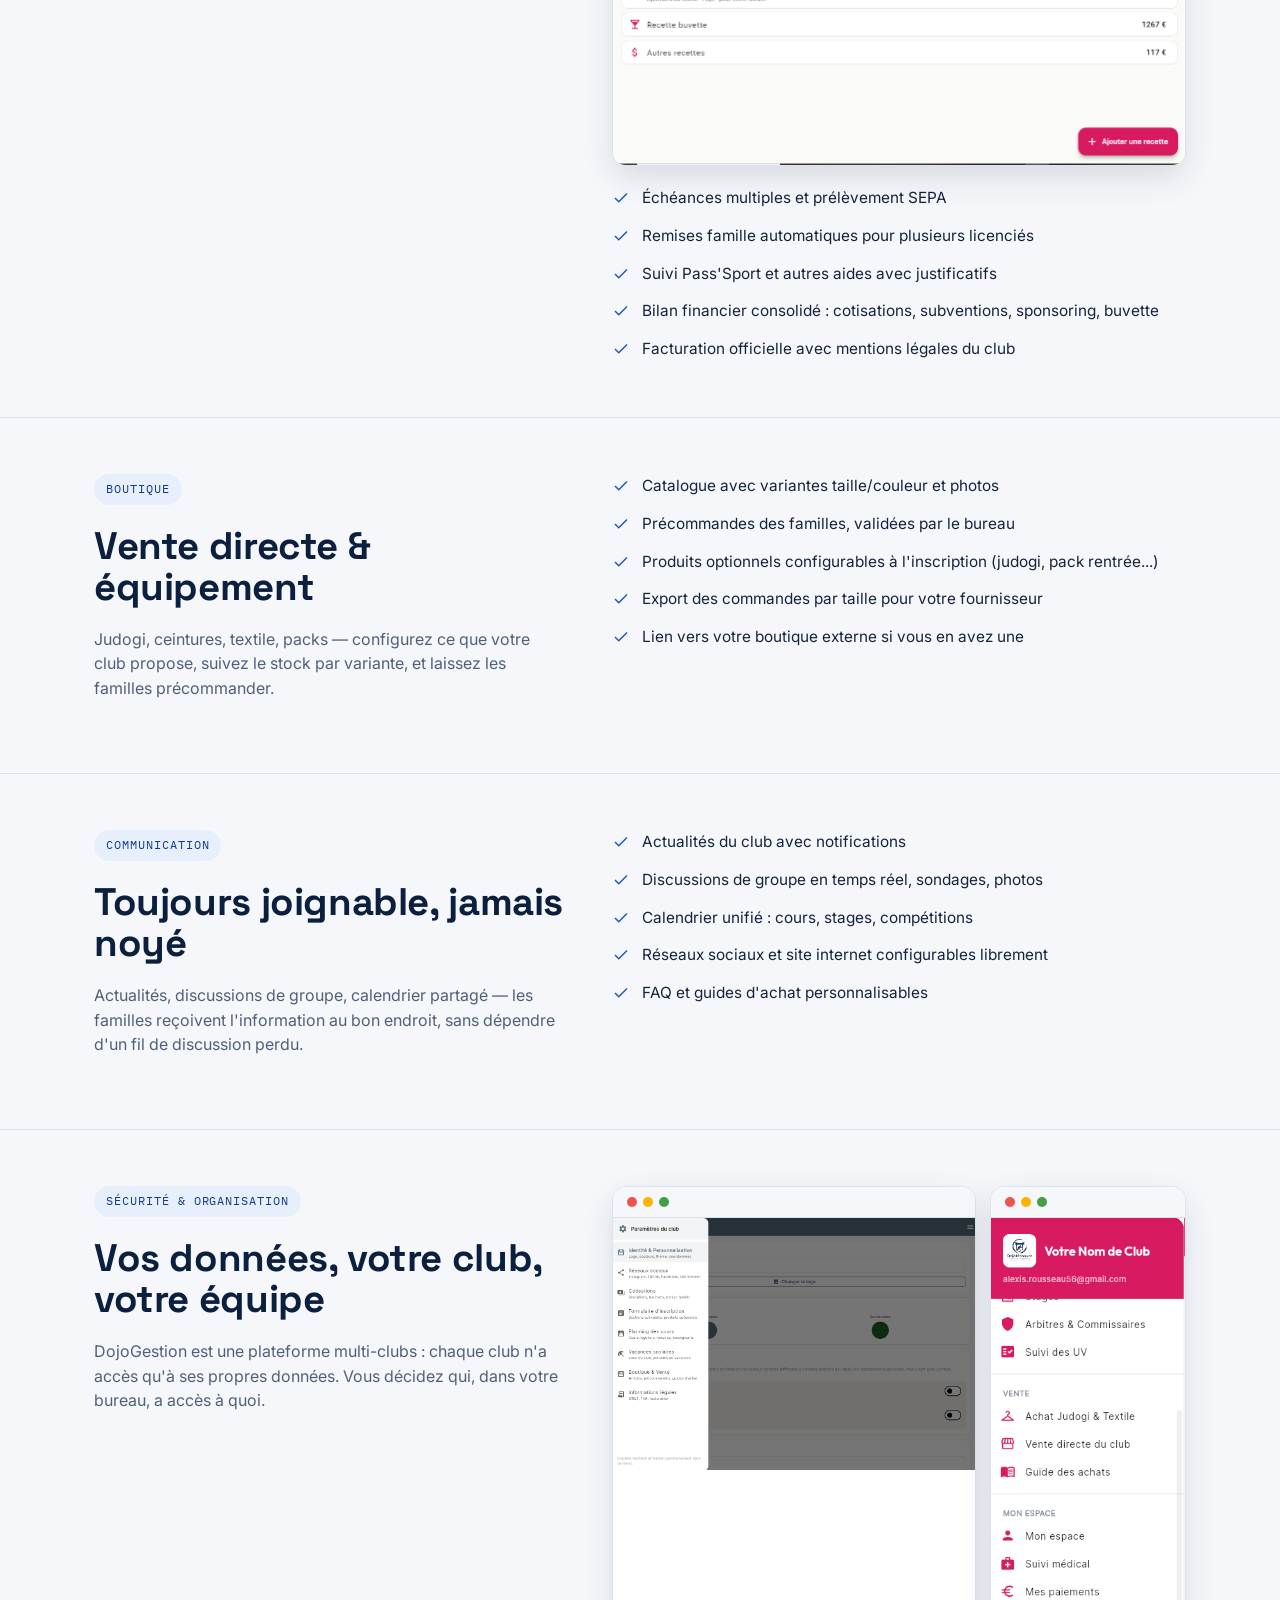
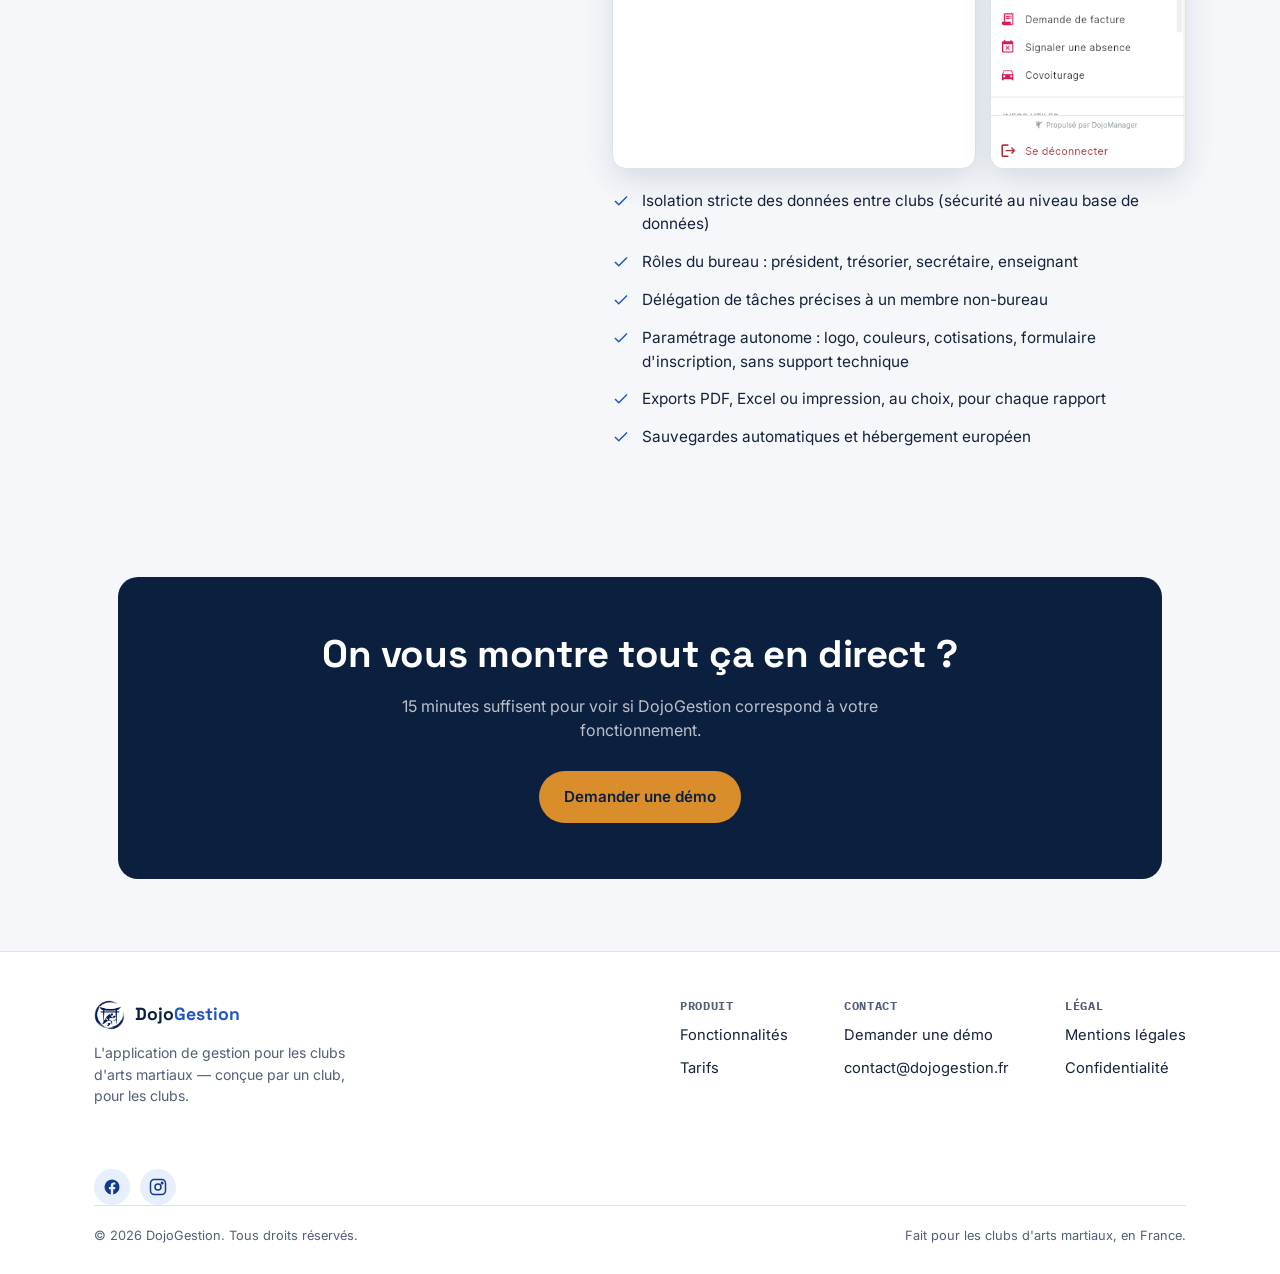
<file: fonctionnalites.html>
<!DOCTYPE html>
<html lang="fr">
<head>
<meta charset="UTF-8">
<meta name="viewport" content="width=device-width, initial-scale=1.0">
<title>Fonctionnalités — DojoGestion</title>
<meta name="description" content="Inscriptions, présences, cotisations, boutique, communication, exports : découvrez tout ce que DojoGestion gère pour votre club d'arts martiaux.">
<link rel="icon" type="image/png" href="assets/favicon-32.png">
<link rel="apple-touch-icon" href="assets/apple-touch-icon.png">
<link rel="preconnect" href="https://fonts.googleapis.com">
<link href="https://fonts.googleapis.com/css2?family=Space+Grotesk:wght@500;600;700&family=Inter:wght@400;500;600;700&family=IBM+Plex+Mono:wght@500&display=swap" rel="stylesheet">
<link rel="stylesheet" href="styles.css">
</head>
<body>

<header class="site-header">
  <div class="container nav">
    <a href="index.html" class="nav-logo">
      <img src="assets/icon-mark.png" alt="">
      <span class="nav-logo-text"><span class="part-dojo">Dojo</span><span class="part-gestion">Gestion</span></span>
    </a>
    <nav class="nav-links" id="nav-links">
      <a href="index.html">Accueil</a>
      <a href="fonctionnalites.html" class="active">Fonctionnalités</a>
      <a href="tarifs.html">Tarifs</a>
      <a href="contact.html">Contact</a>
    </nav>
    <div class="nav-cta">
      <a href="contact.html" class="btn btn-ghost">Se connecter</a>
      <a href="contact.html" class="btn btn-primary">Demander une démo</a>
      <button class="nav-toggle" id="nav-toggle" aria-label="Ouvrir le menu" aria-expanded="false">
        <svg viewBox="0 0 24 24" fill="none" stroke="currentColor" stroke-width="2"><path d="M3 6h18M3 12h18M3 18h18"/></svg>
      </button>
    </div>
  </div>
</header>

<section class="hero" style="padding-bottom: 32px;">
  <svg class="hero-enso" viewBox="0 0 400 400" aria-hidden="true">
    <path d="M 200 40 A 160 160 0 1 1 55 130" fill="none" stroke="#D98E2B" stroke-width="26" stroke-linecap="round" opacity="0.14"/>
  </svg>
  <div class="container">
    <div class="hero-inner">
      <span class="eyebrow">Fonctionnalités</span>
      <h1>Un outil, tout le fonctionnement du club</h1>
      <p class="lead">Chaque module ci-dessous répond à un besoin réel rencontré en gérant un club d'arts martiaux — pas une case à cocher marketing.</p>
    </div>
  </div>
</section>

<section class="feature-block">
  <div class="container">
    <div class="feature-grid">
      <div>
        <span class="eyebrow">Licenciés</span>
        <h2>Inscriptions &amp; renouvellements</h2>
        <p>La fiche d'un licencié se remplit une fois, puis se réutilise à chaque saison. Le bureau gagne le temps perdu à ressaisir les mêmes informations chaque année.</p>
      </div>
      <ul class="feature-list">
        <li><svg viewBox="0 0 24 24" fill="none" stroke="currentColor" stroke-width="2"><path d="M20 6 9 17l-5-5"/></svg>Renouvellement de licence en un clic pour les licenciés déjà connus</li>
        <li><svg viewBox="0 0 24 24" fill="none" stroke="currentColor" stroke-width="2"><path d="M20 6 9 17l-5-5"/></svg>Fiches famille avec plusieurs enfants rattachés à un même compte</li>
        <li><svg viewBox="0 0 24 24" fill="none" stroke="currentColor" stroke-width="2"><path d="M20 6 9 17l-5-5"/></svg>Groupes d'âge, catégories et statut compétiteur</li>
        <li><svg viewBox="0 0 24 24" fill="none" stroke="currentColor" stroke-width="2"><path d="M20 6 9 17l-5-5"/></svg>Suivi des cours d'essai avant inscription définitive</li>
        <li><svg viewBox="0 0 24 24" fill="none" stroke="currentColor" stroke-width="2"><path d="M20 6 9 17l-5-5"/></svg>Numéro de licence et d'affiliation FFJDA directement dans la fiche</li>
      </ul>
    </div>
  </div>
</section>

<section class="feature-block">
  <div class="container">
    <div class="feature-grid">
      <div>
        <span class="eyebrow">Présences &amp; pédagogie</span>
        <h2>Présences, groupes et passages de grade</h2>
        <p>Faites l'appel depuis un téléphone, suivez l'assiduité par discipline, et gardez une trace des cérémonies de remise de grade.</p>
      </div>
      <ul class="feature-list">
        <li><svg viewBox="0 0 24 24" fill="none" stroke="currentColor" stroke-width="2"><path d="M20 6 9 17l-5-5"/></svg>Appel de présence séance par séance</li>
        <li><svg viewBox="0 0 24 24" fill="none" stroke="currentColor" stroke-width="2"><path d="M20 6 9 17l-5-5"/></svg>Rapport d'assiduité par membre et par cours</li>
        <li><svg viewBox="0 0 24 24" fill="none" stroke="currentColor" stroke-width="2"><path d="M20 6 9 17l-5-5"/></svg>Gestion des groupes et affectation des enseignants</li>
        <li><svg viewBox="0 0 24 24" fill="none" stroke="currentColor" stroke-width="2"><path d="M20 6 9 17l-5-5"/></svg>Remises de grade et suivi des ceintures</li>
        <li><svg viewBox="0 0 24 24" fill="none" stroke="currentColor" stroke-width="2"><path d="M20 6 9 17l-5-5"/></svg>Planning des cours avec zones de vacances scolaires</li>
      </ul>
    </div>
  </div>
</section>

<section class="feature-block">
  <div class="container">
    <div class="feature-grid">
      <div>
        <span class="eyebrow">Finances</span>
        <h2>Cotisations, paiements et bilan</h2>
        <p>Le trésorier voit ce qui est attendu, ce qui est perçu, et ce qui reste à percevoir — sans reconstituer un tableau chaque mois.</p>
      </div>
      <div>
        <div class="browser-frame reveal" style="margin-bottom: 20px;">
          <div class="bar"><span class="dot-red"></span><span class="dot-amber"></span><span class="dot-green"></span></div>
          <img src="assets/screenshots/bilan.png" alt="Bilan financier DojoGestion : cotisations, subventions, mécénat et recette buvette consolidés">
        </div>
        <ul class="feature-list">
        <li><svg viewBox="0 0 24 24" fill="none" stroke="currentColor" stroke-width="2"><path d="M20 6 9 17l-5-5"/></svg>Échéances multiples et prélèvement SEPA</li>
        <li><svg viewBox="0 0 24 24" fill="none" stroke="currentColor" stroke-width="2"><path d="M20 6 9 17l-5-5"/></svg>Remises famille automatiques pour plusieurs licenciés</li>
        <li><svg viewBox="0 0 24 24" fill="none" stroke="currentColor" stroke-width="2"><path d="M20 6 9 17l-5-5"/></svg>Suivi Pass'Sport et autres aides avec justificatifs</li>
        <li><svg viewBox="0 0 24 24" fill="none" stroke="currentColor" stroke-width="2"><path d="M20 6 9 17l-5-5"/></svg>Bilan financier consolidé : cotisations, subventions, sponsoring, buvette</li>
        <li><svg viewBox="0 0 24 24" fill="none" stroke="currentColor" stroke-width="2"><path d="M20 6 9 17l-5-5"/></svg>Facturation officielle avec mentions légales du club</li>
        </ul>
      </div>
    </div>
  </div>
</section>

<section class="feature-block">
  <div class="container">
    <div class="feature-grid">
      <div>
        <span class="eyebrow">Boutique</span>
        <h2>Vente directe &amp; équipement</h2>
        <p>Judogi, ceintures, textile, packs — configurez ce que votre club propose, suivez le stock par variante, et laissez les familles précommander.</p>
      </div>
      <ul class="feature-list">
        <li><svg viewBox="0 0 24 24" fill="none" stroke="currentColor" stroke-width="2"><path d="M20 6 9 17l-5-5"/></svg>Catalogue avec variantes taille/couleur et photos</li>
        <li><svg viewBox="0 0 24 24" fill="none" stroke="currentColor" stroke-width="2"><path d="M20 6 9 17l-5-5"/></svg>Précommandes des familles, validées par le bureau</li>
        <li><svg viewBox="0 0 24 24" fill="none" stroke="currentColor" stroke-width="2"><path d="M20 6 9 17l-5-5"/></svg>Produits optionnels configurables à l'inscription (judogi, pack rentrée...)</li>
        <li><svg viewBox="0 0 24 24" fill="none" stroke="currentColor" stroke-width="2"><path d="M20 6 9 17l-5-5"/></svg>Export des commandes par taille pour votre fournisseur</li>
        <li><svg viewBox="0 0 24 24" fill="none" stroke="currentColor" stroke-width="2"><path d="M20 6 9 17l-5-5"/></svg>Lien vers votre boutique externe si vous en avez une</li>
      </ul>
    </div>
  </div>
</section>

<section class="feature-block">
  <div class="container">
    <div class="feature-grid">
      <div>
        <span class="eyebrow">Communication</span>
        <h2>Toujours joignable, jamais noyé</h2>
        <p>Actualités, discussions de groupe, calendrier partagé — les familles reçoivent l'information au bon endroit, sans dépendre d'un fil de discussion perdu.</p>
      </div>
      <ul class="feature-list">
        <li><svg viewBox="0 0 24 24" fill="none" stroke="currentColor" stroke-width="2"><path d="M20 6 9 17l-5-5"/></svg>Actualités du club avec notifications</li>
        <li><svg viewBox="0 0 24 24" fill="none" stroke="currentColor" stroke-width="2"><path d="M20 6 9 17l-5-5"/></svg>Discussions de groupe en temps réel, sondages, photos</li>
        <li><svg viewBox="0 0 24 24" fill="none" stroke="currentColor" stroke-width="2"><path d="M20 6 9 17l-5-5"/></svg>Calendrier unifié : cours, stages, compétitions</li>
        <li><svg viewBox="0 0 24 24" fill="none" stroke="currentColor" stroke-width="2"><path d="M20 6 9 17l-5-5"/></svg>Réseaux sociaux et site internet configurables librement</li>
        <li><svg viewBox="0 0 24 24" fill="none" stroke="currentColor" stroke-width="2"><path d="M20 6 9 17l-5-5"/></svg>FAQ et guides d'achat personnalisables</li>
      </ul>
    </div>
  </div>
</section>

<section class="feature-block">
  <div class="container">
    <div class="feature-grid">
      <div>
        <span class="eyebrow">Sécurité &amp; organisation</span>
        <h2>Vos données, votre club, votre équipe</h2>
        <p>DojoGestion est une plateforme multi-clubs : chaque club n'a accès qu'à ses propres données. Vous décidez qui, dans votre bureau, a accès à quoi.</p>
      </div>
      <div>
        <div class="mini-showcase">
          <div class="browser-frame reveal">
            <div class="bar"><span class="dot-red"></span><span class="dot-amber"></span><span class="dot-green"></span></div>
            <img src="assets/screenshots/parametres.png" alt="Menu Paramètres du club DojoGestion : identité, réseaux sociaux, cotisations, formulaire d'inscription">
          </div>
          <div class="browser-frame reveal">
            <div class="bar"><span class="dot-red"></span><span class="dot-amber"></span><span class="dot-green"></span></div>
            <img src="assets/screenshots/drawer.png" alt="Menu principal DojoGestion, adapté au rôle de chaque utilisateur">
          </div>
        </div>
        <ul class="feature-list">
        <li><svg viewBox="0 0 24 24" fill="none" stroke="currentColor" stroke-width="2"><path d="M20 6 9 17l-5-5"/></svg>Isolation stricte des données entre clubs (sécurité au niveau base de données)</li>
        <li><svg viewBox="0 0 24 24" fill="none" stroke="currentColor" stroke-width="2"><path d="M20 6 9 17l-5-5"/></svg>Rôles du bureau : président, trésorier, secrétaire, enseignant</li>
        <li><svg viewBox="0 0 24 24" fill="none" stroke="currentColor" stroke-width="2"><path d="M20 6 9 17l-5-5"/></svg>Délégation de tâches précises à un membre non-bureau</li>
        <li><svg viewBox="0 0 24 24" fill="none" stroke="currentColor" stroke-width="2"><path d="M20 6 9 17l-5-5"/></svg>Paramétrage autonome : logo, couleurs, cotisations, formulaire d'inscription, sans support technique</li>
        <li><svg viewBox="0 0 24 24" fill="none" stroke="currentColor" stroke-width="2"><path d="M20 6 9 17l-5-5"/></svg>Exports PDF, Excel ou impression, au choix, pour chaque rapport</li>
        <li><svg viewBox="0 0 24 24" fill="none" stroke="currentColor" stroke-width="2"><path d="M20 6 9 17l-5-5"/></svg>Sauvegardes automatiques et hébergement européen</li>
        </ul>
      </div>
    </div>
  </div>
</section>

<section>
  <div class="container">
    <div class="cta-band">
      <h2>On vous montre tout ça en direct ?</h2>
      <p>15 minutes suffisent pour voir si DojoGestion correspond à votre fonctionnement.</p>
      <a href="contact.html" class="btn btn-primary">Demander une démo</a>
    </div>
  </div>
</section>

<footer class="site-footer">
  <div class="container">
    <div class="footer-top">
      <div>
        <div class="footer-logo">
          <img src="assets/icon-mark.png" alt="">
          <span class="footer-logo-text"><span class="part-dojo">Dojo</span><span class="part-gestion">Gestion</span></span>
        </div>
        <p class="footer-tag">L'application de gestion pour les clubs d'arts martiaux — conçue par un club, pour les clubs.</p>
      </div>
      <div class="footer-links">
        <div class="footer-col">
          <h4>Produit</h4>
          <a href="fonctionnalites.html">Fonctionnalités</a>
          <a href="tarifs.html">Tarifs</a>
        </div>
        <div class="footer-col">
          <h4>Contact</h4>
          <a href="contact.html">Demander une démo</a>
          <a href="mailto:contact@dojogestion.fr">contact@dojogestion.fr</a>
        </div>
        <div class="footer-col">
          <h4>Légal</h4>
          <a href="mentions-legales.html">Mentions légales</a>
          <a href="confidentialite.html">Confidentialité</a>
        </div>
      </div>
    </div>
    <div class="footer-social">
      <!-- Remplacez # par vos vraies pages une fois créées -->
      <a href="#" aria-label="Facebook" target="_blank" rel="noopener">
        <svg viewBox="0 0 24 24" fill="currentColor"><path d="M22 12a10 10 0 1 0-11.6 9.9v-7H7.9V12h2.5V9.8c0-2.5 1.5-3.9 3.8-3.9 1.1 0 2.2.2 2.2.2v2.4h-1.2c-1.2 0-1.6.8-1.6 1.6V12h2.8l-.4 2.9h-2.4v7A10 10 0 0 0 22 12Z"/></svg>
      </a>
      <a href="#" aria-label="Instagram" target="_blank" rel="noopener">
        <svg viewBox="0 0 24 24" fill="none" stroke="currentColor" stroke-width="2"><rect x="2" y="2" width="20" height="20" rx="5"/><circle cx="12" cy="12" r="4"/><circle cx="17.5" cy="6.5" r="1"/></svg>
      </a>
    </div>
    <div class="footer-bottom">
      <span>© 2026 DojoGestion. Tous droits réservés.</span>
      <span>Fait pour les clubs d'arts martiaux, en France.</span>
    </div>
  </div>
</footer>

<script src="main.js"></script>
</body>
</html>
</file>
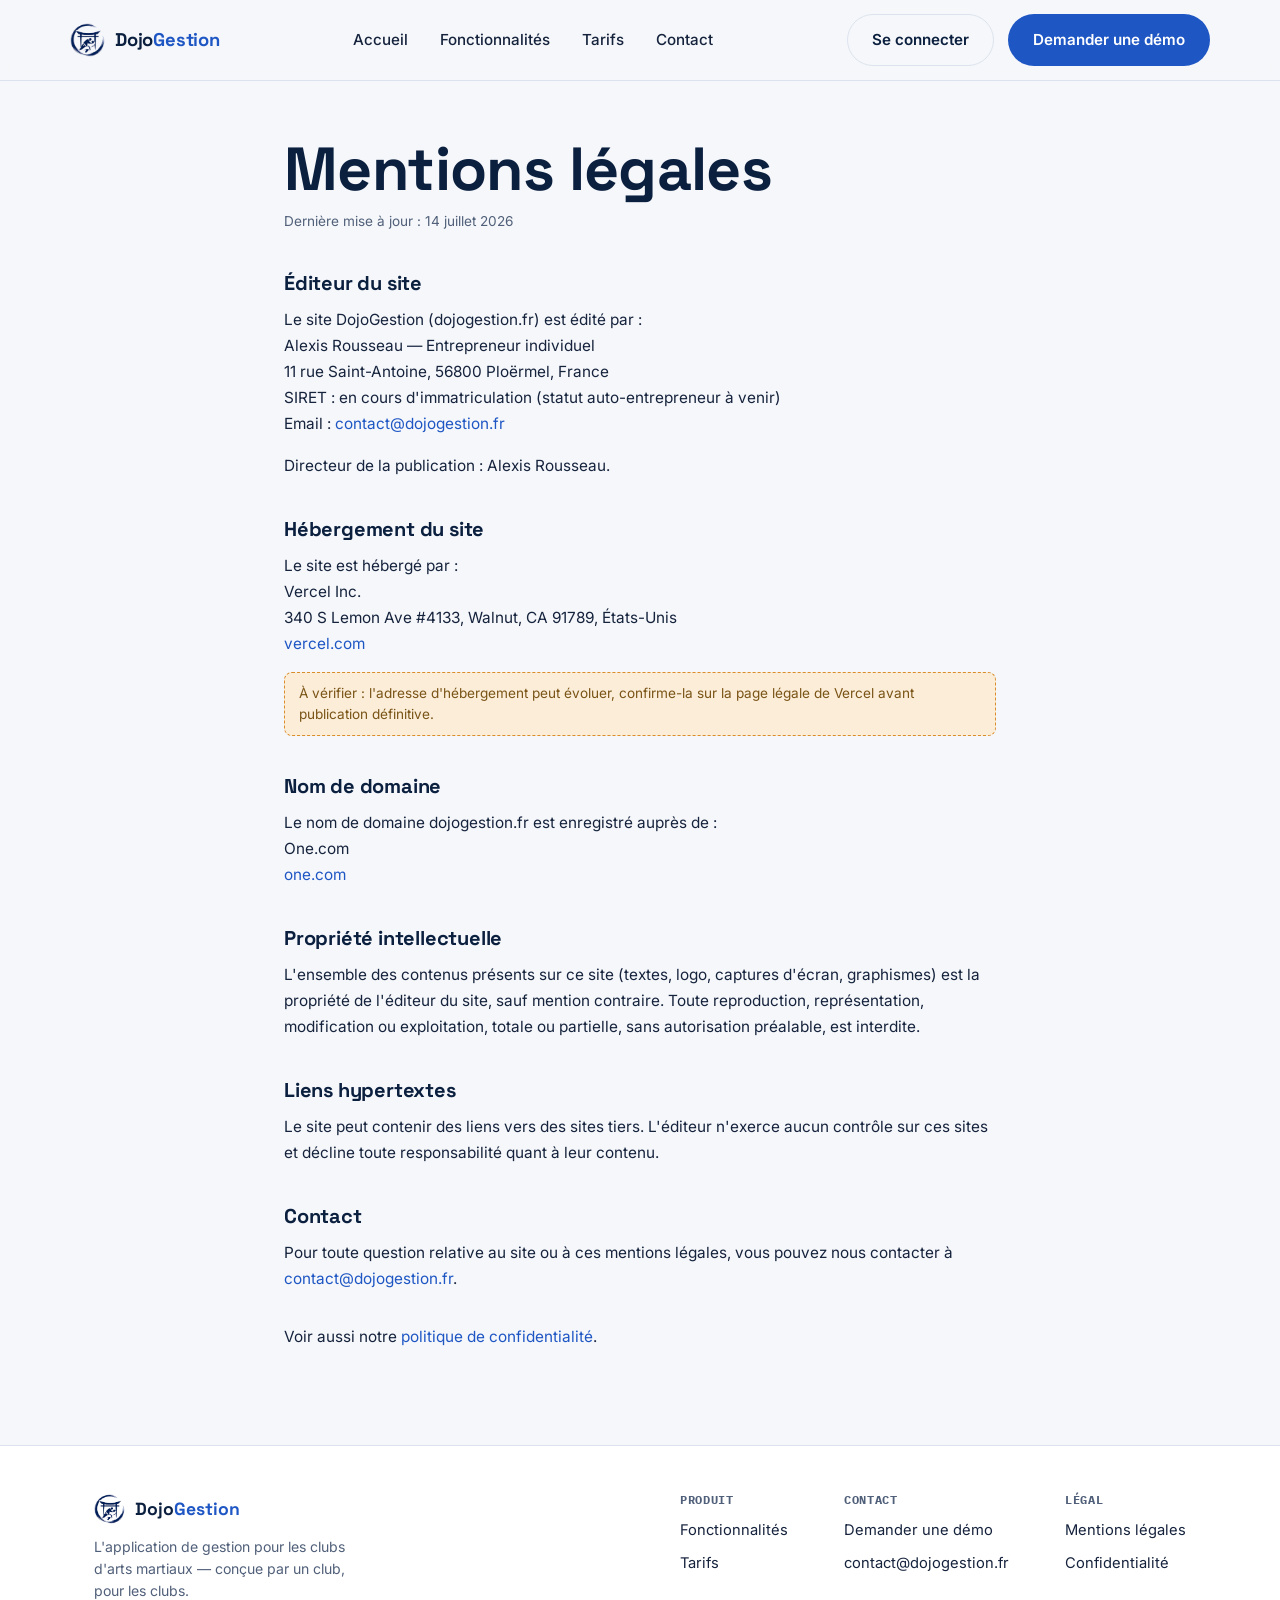
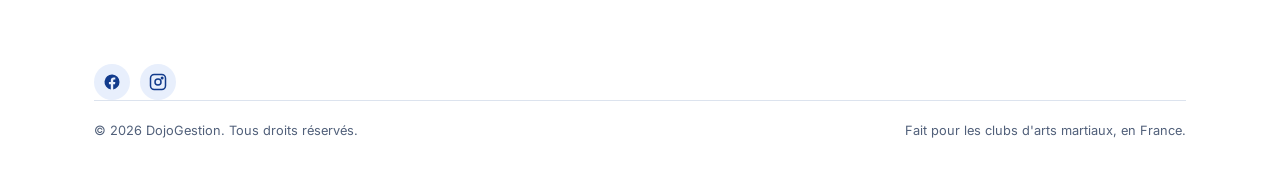
<file: mentions-legales.html>
<!DOCTYPE html>
<html lang="fr">
<head>
<meta charset="UTF-8">
<meta name="viewport" content="width=device-width, initial-scale=1.0">
<title>Mentions légales — DojoGestion</title>
<meta name="description" content="Mentions légales du site DojoGestion.">
<link rel="icon" type="image/png" href="assets/favicon-32.png">
<link rel="apple-touch-icon" href="assets/apple-touch-icon.png">
<link rel="preconnect" href="https://fonts.googleapis.com">
<link href="https://fonts.googleapis.com/css2?family=Space+Grotesk:wght@500;600;700&family=Inter:wght@400;500;600;700&family=IBM+Plex+Mono:wght@500&display=swap" rel="stylesheet">
<link rel="stylesheet" href="styles.css">
<style>
  .legal { max-width: 760px; margin: 0 auto; padding: 56px 24px 80px; }
  .legal h1 { margin-bottom: 8px; }
  .legal .updated { color: var(--text-muted); font-size: 0.85rem; margin-bottom: 40px; }
  .legal h2 { font-size: 1.25rem; margin-top: 40px; margin-bottom: 12px; }
  .legal p, .legal li { color: var(--text); font-size: 0.96rem; line-height: 1.7; }
  .legal ul { padding-left: 20px; margin-bottom: 16px; }
  .legal .todo {
    background: var(--gold-soft);
    border: 1px dashed var(--gold);
    border-radius: 8px;
    padding: 10px 14px;
    font-size: 0.85rem;
    color: #7A5416;
    margin: 6px 0 16px;
  }
</style>
</head>
<body>

<header class="site-header">
  <div class="container nav">
    <a href="index.html" class="nav-logo">
      <img src="assets/icon-mark.png" alt="">
      <span class="nav-logo-text"><span class="part-dojo">Dojo</span><span class="part-gestion">Gestion</span></span>
    </a>
    <nav class="nav-links" id="nav-links">
      <a href="index.html">Accueil</a>
      <a href="fonctionnalites.html">Fonctionnalités</a>
      <a href="tarifs.html">Tarifs</a>
      <a href="contact.html">Contact</a>
    </nav>
    <div class="nav-cta">
      <a href="contact.html" class="btn btn-ghost">Se connecter</a>
      <a href="contact.html" class="btn btn-primary">Demander une démo</a>
      <button class="nav-toggle" id="nav-toggle" aria-label="Ouvrir le menu" aria-expanded="false">
        <svg viewBox="0 0 24 24" fill="none" stroke="currentColor" stroke-width="2"><path d="M3 6h18M3 12h18M3 18h18"/></svg>
      </button>
    </div>
  </div>
</header>

<div class="legal">
  <h1>Mentions légales</h1>
  <p class="updated">Dernière mise à jour : 14 juillet 2026</p>

  <h2>Éditeur du site</h2>
  <p>
    Le site DojoGestion (dojogestion.fr) est édité par :<br>
    Alexis Rousseau — Entrepreneur individuel<br>
    11 rue Saint-Antoine, 56800 Ploërmel, France<br>
    SIRET : en cours d'immatriculation (statut auto-entrepreneur à venir)<br>
    Email : <a href="mailto:contact@dojogestion.fr">contact@dojogestion.fr</a>
  </p>
  <p>Directeur de la publication : Alexis Rousseau.</p>

  <h2>Hébergement du site</h2>
  <p>
    Le site est hébergé par :<br>
    Vercel Inc.<br>
    340 S Lemon Ave #4133, Walnut, CA 91789, États-Unis<br>
    <a href="https://vercel.com" target="_blank" rel="noopener">vercel.com</a>
  </p>
  <div class="todo">À vérifier : l'adresse d'hébergement peut évoluer, confirme-la sur la page légale de Vercel avant publication définitive.</div>

  <h2>Nom de domaine</h2>
  <p>
    Le nom de domaine dojogestion.fr est enregistré auprès de :<br>
    One.com<br>
    <a href="https://www.one.com" target="_blank" rel="noopener">one.com</a>
  </p>

  <h2>Propriété intellectuelle</h2>
  <p>
    L'ensemble des contenus présents sur ce site (textes, logo, captures d'écran, graphismes) est la propriété de l'éditeur du site, sauf mention contraire. Toute reproduction, représentation, modification ou exploitation, totale ou partielle, sans autorisation préalable, est interdite.
  </p>

  <h2>Liens hypertextes</h2>
  <p>
    Le site peut contenir des liens vers des sites tiers. L'éditeur n'exerce aucun contrôle sur ces sites et décline toute responsabilité quant à leur contenu.
  </p>

  <h2>Contact</h2>
  <p>
    Pour toute question relative au site ou à ces mentions légales, vous pouvez nous contacter à
    <a href="mailto:contact@dojogestion.fr">contact@dojogestion.fr</a>.
  </p>

  <p style="margin-top: 32px;">
    Voir aussi notre <a href="confidentialite.html">politique de confidentialité</a>.
  </p>
</div>

<footer class="site-footer">
  <div class="container">
    <div class="footer-top">
      <div>
        <div class="footer-logo">
          <img src="assets/icon-mark.png" alt="">
          <span class="footer-logo-text"><span class="part-dojo">Dojo</span><span class="part-gestion">Gestion</span></span>
        </div>
        <p class="footer-tag">L'application de gestion pour les clubs d'arts martiaux — conçue par un club, pour les clubs.</p>
      </div>
      <div class="footer-links">
        <div class="footer-col">
          <h4>Produit</h4>
          <a href="fonctionnalites.html">Fonctionnalités</a>
          <a href="tarifs.html">Tarifs</a>
        </div>
        <div class="footer-col">
          <h4>Contact</h4>
          <a href="contact.html">Demander une démo</a>
          <a href="mailto:contact@dojogestion.fr">contact@dojogestion.fr</a>
        </div>
        <div class="footer-col">
          <h4>Légal</h4>
          <a href="mentions-legales.html">Mentions légales</a>
          <a href="confidentialite.html">Confidentialité</a>
        </div>
      </div>
    </div>
    <div class="footer-social">
      <a href="#" aria-label="Facebook" target="_blank" rel="noopener">
        <svg viewBox="0 0 24 24" fill="currentColor"><path d="M22 12a10 10 0 1 0-11.6 9.9v-7H7.9V12h2.5V9.8c0-2.5 1.5-3.9 3.8-3.9 1.1 0 2.2.2 2.2.2v2.4h-1.2c-1.2 0-1.6.8-1.6 1.6V12h2.8l-.4 2.9h-2.4v7A10 10 0 0 0 22 12Z"/></svg>
      </a>
      <a href="#" aria-label="Instagram" target="_blank" rel="noopener">
        <svg viewBox="0 0 24 24" fill="none" stroke="currentColor" stroke-width="2"><rect x="2" y="2" width="20" height="20" rx="5"/><circle cx="12" cy="12" r="4"/><circle cx="17.5" cy="6.5" r="1"/></svg>
      </a>
    </div>
    <div class="footer-bottom">
      <span>© 2026 DojoGestion. Tous droits réservés.</span>
      <span>Fait pour les clubs d'arts martiaux, en France.</span>
    </div>
  </div>
</footer>

<script src="main.js"></script>
</body>
</html>
</file>
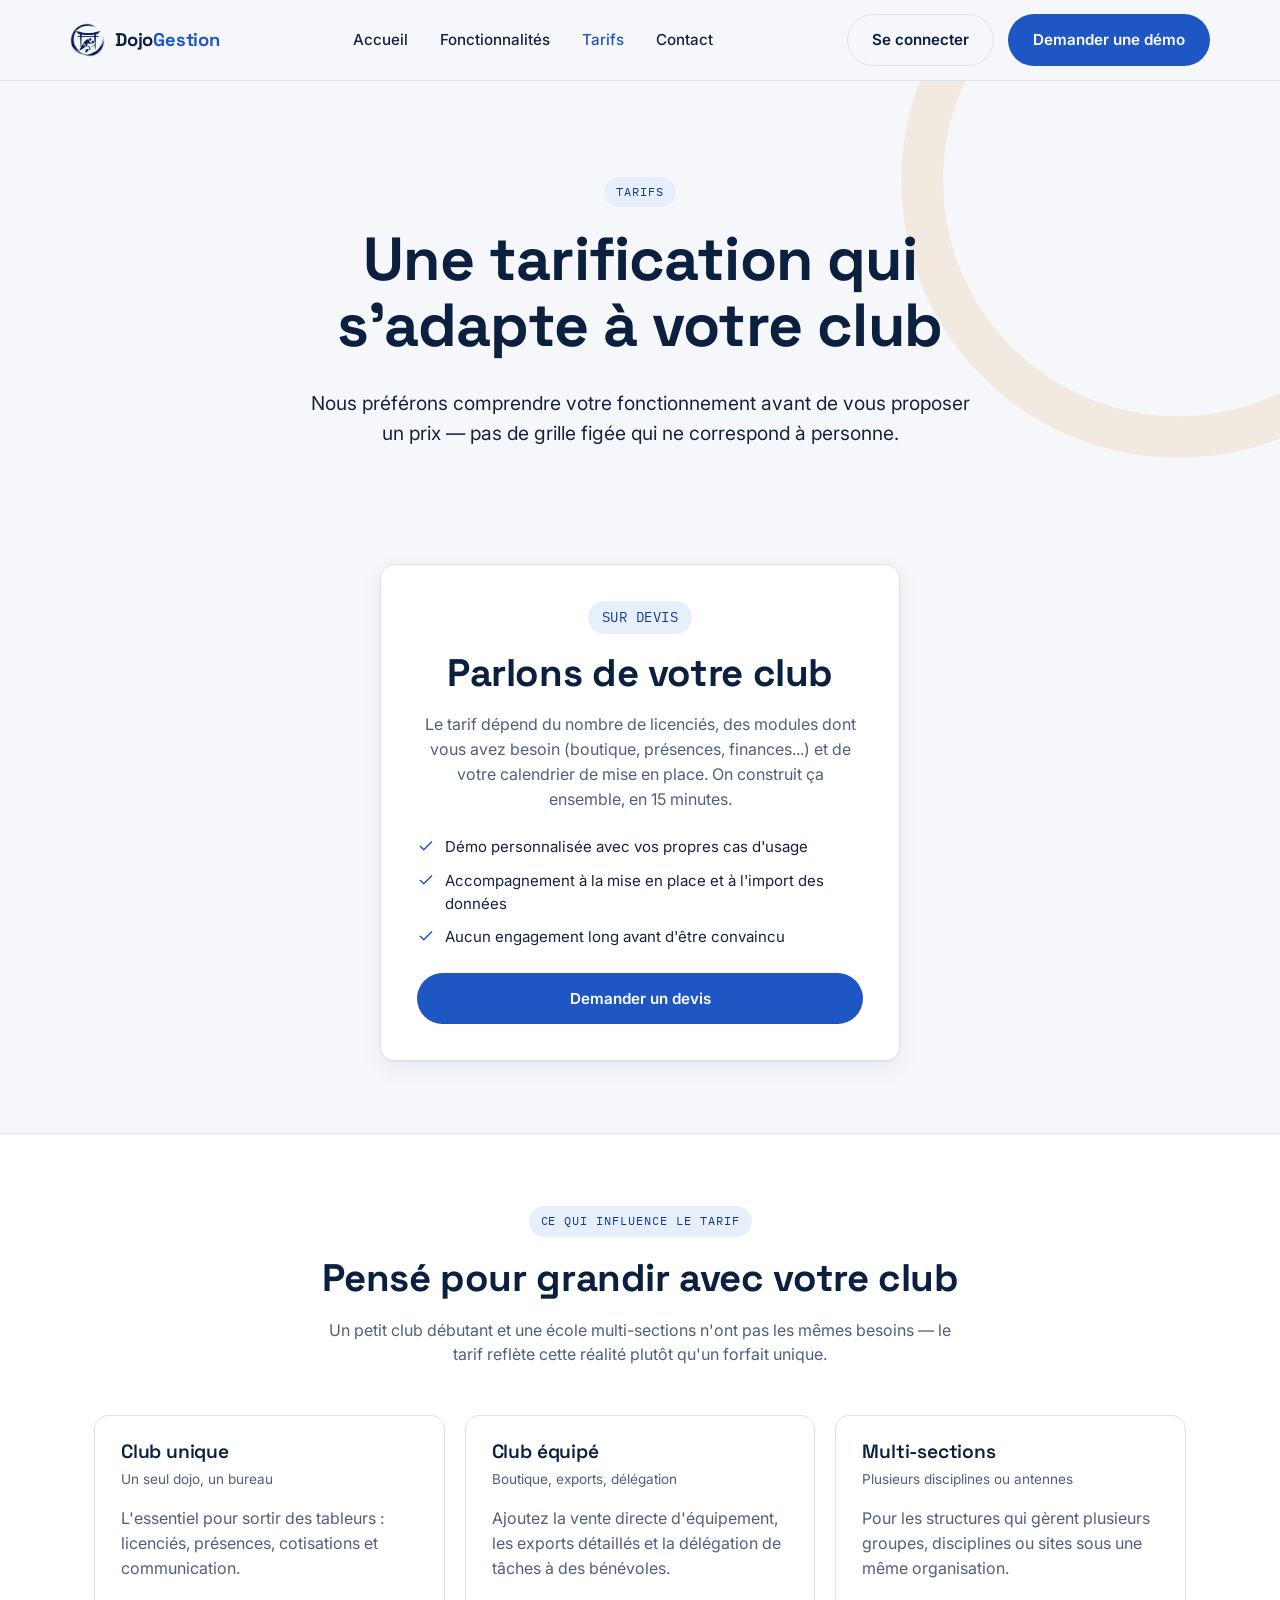
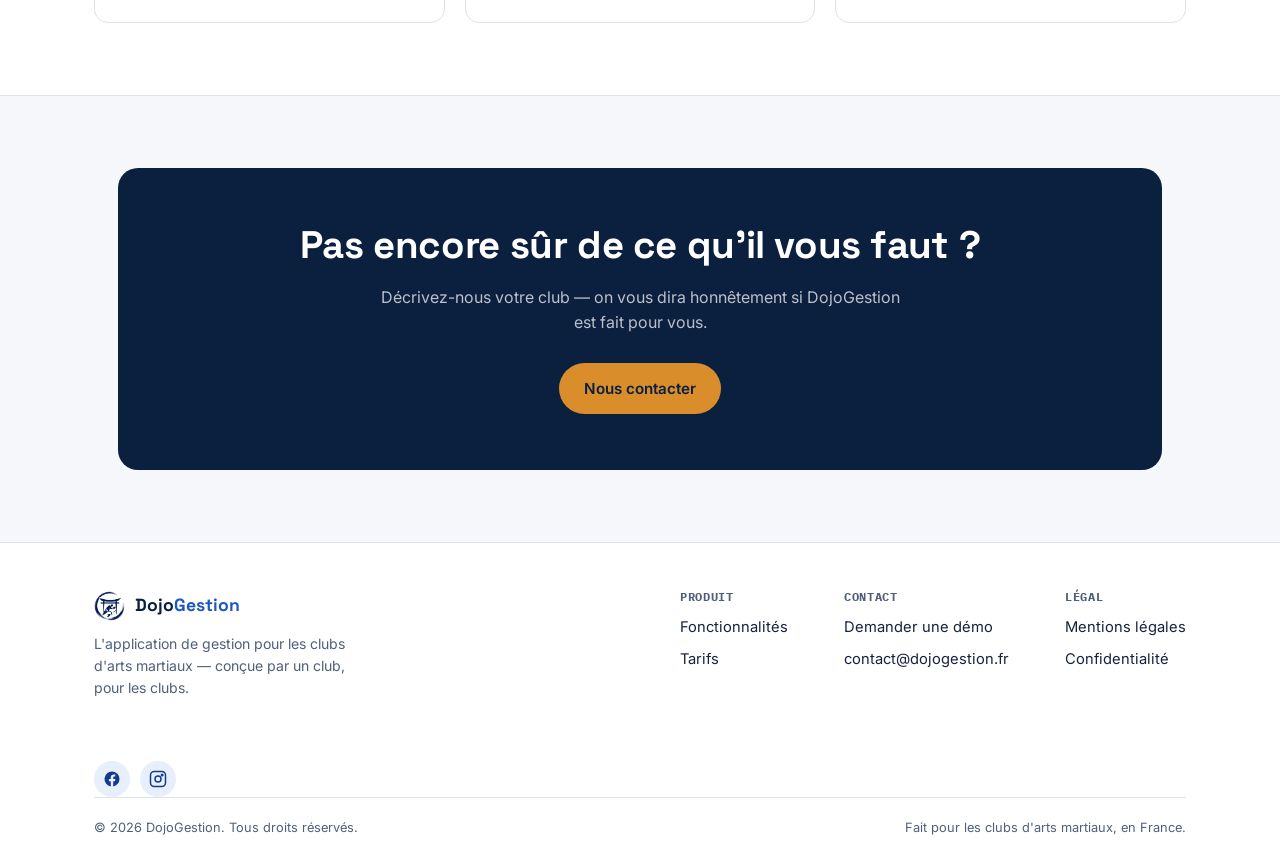
<file: tarifs.html>
<!DOCTYPE html>
<html lang="fr">
<head>
<meta charset="UTF-8">
<meta name="viewport" content="width=device-width, initial-scale=1.0">
<title>Tarifs — DojoGestion</title>
<meta name="description" content="Une tarification adaptée à la taille de votre club. Contactez-nous pour un devis personnalisé.">
<link rel="icon" type="image/png" href="assets/favicon-32.png">
<link rel="apple-touch-icon" href="assets/apple-touch-icon.png">
<link rel="preconnect" href="https://fonts.googleapis.com">
<link href="https://fonts.googleapis.com/css2?family=Space+Grotesk:wght@500;600;700&family=Inter:wght@400;500;600;700&family=IBM+Plex+Mono:wght@500&display=swap" rel="stylesheet">
<link rel="stylesheet" href="styles.css">
</head>
<body>

<header class="site-header">
  <div class="container nav">
    <a href="index.html" class="nav-logo">
      <img src="assets/icon-mark.png" alt="">
      <span class="nav-logo-text"><span class="part-dojo">Dojo</span><span class="part-gestion">Gestion</span></span>
    </a>
    <nav class="nav-links" id="nav-links">
      <a href="index.html">Accueil</a>
      <a href="fonctionnalites.html">Fonctionnalités</a>
      <a href="tarifs.html" class="active">Tarifs</a>
      <a href="contact.html">Contact</a>
    </nav>
    <div class="nav-cta">
      <a href="contact.html" class="btn btn-ghost">Se connecter</a>
      <a href="contact.html" class="btn btn-primary">Demander une démo</a>
      <button class="nav-toggle" id="nav-toggle" aria-label="Ouvrir le menu" aria-expanded="false">
        <svg viewBox="0 0 24 24" fill="none" stroke="currentColor" stroke-width="2"><path d="M3 6h18M3 12h18M3 18h18"/></svg>
      </button>
    </div>
  </div>
</header>

<section class="hero" style="padding-bottom: 24px;">
  <svg class="hero-enso" viewBox="0 0 400 400" aria-hidden="true">
    <path d="M 200 40 A 160 160 0 1 1 55 130" fill="none" stroke="#D98E2B" stroke-width="26" stroke-linecap="round" opacity="0.14"/>
  </svg>
  <div class="container">
    <div class="hero-inner text-center" style="margin: 0 auto;">
      <span class="eyebrow">Tarifs</span>
      <h1>Une tarification qui s'adapte à votre club</h1>
      <p class="lead">Nous préférons comprendre votre fonctionnement avant de vous proposer un prix — pas de grille figée qui ne correspond à personne.</p>
    </div>
  </div>
</section>

<section>
  <div class="container">
    <div class="pricing-card reveal">
      <span class="price-tag">Sur devis</span>
      <h2 class="mt-0">Parlons de votre club</h2>
      <p>Le tarif dépend du nombre de licenciés, des modules dont vous avez besoin (boutique, présences, finances...) et de votre calendrier de mise en place. On construit ça ensemble, en 15 minutes.</p>
      <ul class="pricing-includes">
        <li><svg viewBox="0 0 24 24" fill="none" stroke="currentColor" stroke-width="2"><path d="M20 6 9 17l-5-5"/></svg>Démo personnalisée avec vos propres cas d'usage</li>
        <li><svg viewBox="0 0 24 24" fill="none" stroke="currentColor" stroke-width="2"><path d="M20 6 9 17l-5-5"/></svg>Accompagnement à la mise en place et à l'import des données</li>
        <li><svg viewBox="0 0 24 24" fill="none" stroke="currentColor" stroke-width="2"><path d="M20 6 9 17l-5-5"/></svg>Aucun engagement long avant d'être convaincu</li>
      </ul>
      <a href="contact.html" class="btn btn-primary btn-block">Demander un devis</a>
    </div>
  </div>
</section>

<section class="bg-paper">
  <div class="container">
    <div class="section-head text-center" style="margin: 0 auto 8px;">
      <span class="eyebrow">Ce qui influence le tarif</span>
      <h2>Pensé pour grandir avec votre club</h2>
      <p>Un petit club débutant et une école multi-sections n'ont pas les mêmes besoins — le tarif reflète cette réalité plutôt qu'un forfait unique.</p>
    </div>
    <div class="tier-grid">
      <div class="tier-card reveal">
        <h3>Club unique</h3>
        <p class="tier-for">Un seul dojo, un bureau</p>
        <p>L'essentiel pour sortir des tableurs : licenciés, présences, cotisations et communication.</p>
      </div>
      <div class="tier-card reveal">
        <h3>Club équipé</h3>
        <p class="tier-for">Boutique, exports, délégation</p>
        <p>Ajoutez la vente directe d'équipement, les exports détaillés et la délégation de tâches à des bénévoles.</p>
      </div>
      <div class="tier-card reveal">
        <h3>Multi-sections</h3>
        <p class="tier-for">Plusieurs disciplines ou antennes</p>
        <p>Pour les structures qui gèrent plusieurs groupes, disciplines ou sites sous une même organisation.</p>
      </div>
    </div>
  </div>
</section>

<section>
  <div class="container">
    <div class="cta-band">
      <h2>Pas encore sûr de ce qu'il vous faut ?</h2>
      <p>Décrivez-nous votre club — on vous dira honnêtement si DojoGestion est fait pour vous.</p>
      <a href="contact.html" class="btn btn-primary">Nous contacter</a>
    </div>
  </div>
</section>

<footer class="site-footer">
  <div class="container">
    <div class="footer-top">
      <div>
        <div class="footer-logo">
          <img src="assets/icon-mark.png" alt="">
          <span class="footer-logo-text"><span class="part-dojo">Dojo</span><span class="part-gestion">Gestion</span></span>
        </div>
        <p class="footer-tag">L'application de gestion pour les clubs d'arts martiaux — conçue par un club, pour les clubs.</p>
      </div>
      <div class="footer-links">
        <div class="footer-col">
          <h4>Produit</h4>
          <a href="fonctionnalites.html">Fonctionnalités</a>
          <a href="tarifs.html">Tarifs</a>
        </div>
        <div class="footer-col">
          <h4>Contact</h4>
          <a href="contact.html">Demander une démo</a>
          <a href="mailto:contact@dojogestion.fr">contact@dojogestion.fr</a>
        </div>
        <div class="footer-col">
          <h4>Légal</h4>
          <a href="mentions-legales.html">Mentions légales</a>
          <a href="confidentialite.html">Confidentialité</a>
        </div>
      </div>
    </div>
    <div class="footer-social">
      <!-- Remplacez # par vos vraies pages une fois créées -->
      <a href="#" aria-label="Facebook" target="_blank" rel="noopener">
        <svg viewBox="0 0 24 24" fill="currentColor"><path d="M22 12a10 10 0 1 0-11.6 9.9v-7H7.9V12h2.5V9.8c0-2.5 1.5-3.9 3.8-3.9 1.1 0 2.2.2 2.2.2v2.4h-1.2c-1.2 0-1.6.8-1.6 1.6V12h2.8l-.4 2.9h-2.4v7A10 10 0 0 0 22 12Z"/></svg>
      </a>
      <a href="#" aria-label="Instagram" target="_blank" rel="noopener">
        <svg viewBox="0 0 24 24" fill="none" stroke="currentColor" stroke-width="2"><rect x="2" y="2" width="20" height="20" rx="5"/><circle cx="12" cy="12" r="4"/><circle cx="17.5" cy="6.5" r="1"/></svg>
      </a>
    </div>
    <div class="footer-bottom">
      <span>© 2026 DojoGestion. Tous droits réservés.</span>
      <span>Fait pour les clubs d'arts martiaux, en France.</span>
    </div>
  </div>
</footer>

<script src="main.js"></script>
</body>
</html>
</file>
<file: styles.css>
/* ============================================================
   DojoGestion — Design tokens
   Palette dérivée du logo : marine profond + bleu judogi,
   fond "brume de tatami" quasi blanc, accent ambre (ceinture/
   médaille) réservé aux moments qui comptent.
   ============================================================ */

:root {
  --ink: #0B1F3F;
  --blue: #1E56C4;
  --blue-deep: #123B8C;
  --blue-soft: #E8EFFC;
  --mist: #F5F7FA;
  --paper: #FFFFFF;
  --gold: #D98E2B;
  --gold-soft: #FBEDD8;
  --line: #DCE3EE;
  --text: #16233D;
  --text-muted: #51607A;

  --font-display: 'Space Grotesk', sans-serif;
  --font-body: 'Inter', sans-serif;
  --font-mono: 'IBM Plex Mono', monospace;

  --radius: 14px;
  --radius-sm: 8px;
  --shadow-card: 0 1px 2px rgba(11, 31, 63, 0.04), 0 8px 24px rgba(11, 31, 63, 0.06);
  --shadow-lift: 0 12px 32px rgba(11, 31, 63, 0.12);
  --max: 1140px;
}

@media (prefers-reduced-motion: reduce) {
  * { animation-duration: 0.001ms !important; animation-iteration-count: 1 !important; transition-duration: 0.001ms !important; scroll-behavior: auto !important; }
}

* { box-sizing: border-box; }
html { scroll-behavior: smooth; }

body {
  margin: 0;
  font-family: var(--font-body);
  color: var(--text);
  background: var(--mist);
  line-height: 1.55;
  -webkit-font-smoothing: antialiased;
}

img { max-width: 100%; display: block; }

a { color: var(--blue); text-decoration: none; }
a:hover { color: var(--blue-deep); }

a:focus-visible,
button:focus-visible,
input:focus-visible,
textarea:focus-visible {
  outline: 3px solid var(--gold);
  outline-offset: 2px;
}

h1, h2, h3, h4 {
  font-family: var(--font-display);
  color: var(--ink);
  line-height: 1.08;
  margin: 0 0 0.5em;
  letter-spacing: -0.01em;
}

h1 { font-size: clamp(2.4rem, 5vw, 3.8rem); font-weight: 700; }
h2 { font-size: clamp(1.7rem, 3.2vw, 2.4rem); font-weight: 700; }
h3 { font-size: 1.2rem; font-weight: 600; }

p { margin: 0 0 1em; color: var(--text-muted); }
p.lead { font-size: 1.2rem; color: var(--text); }

.container {
  max-width: var(--max);
  margin: 0 auto;
  padding: 0 24px;
}

/* ---------- Buttons ---------- */
.btn {
  display: inline-flex;
  align-items: center;
  gap: 8px;
  font-family: var(--font-body);
  font-weight: 600;
  font-size: 0.95rem;
  padding: 13px 24px;
  border-radius: 999px;
  border: 1px solid transparent;
  cursor: pointer;
  transition: transform 0.15s ease, box-shadow 0.15s ease, background 0.15s ease, color 0.15s ease;
  white-space: nowrap;
}
.btn-primary { background: var(--blue); color: #fff; }
.btn-primary:hover { background: var(--blue-deep); color: #fff; transform: translateY(-1px); box-shadow: var(--shadow-lift); }
.btn-ghost { background: transparent; color: var(--ink); border-color: var(--line); }
.btn-ghost:hover { border-color: var(--blue); color: var(--blue); }
.btn-gold { background: var(--gold); color: var(--ink); }
.btn-gold:hover { background: #C67D1F; transform: translateY(-1px); box-shadow: var(--shadow-lift); }
.btn-block { width: 100%; justify-content: center; }

/* ---------- Header / Nav ---------- */
.site-header {
  position: sticky;
  top: 0;
  z-index: 40;
  background: rgba(245, 247, 250, 0.86);
  backdrop-filter: blur(10px);
  border-bottom: 1px solid var(--line);
}
.nav {
  display: flex;
  align-items: center;
  justify-content: space-between;
  padding: 14px 0;
}
.nav-logo { display: flex; align-items: center; gap: 10px; }
.nav-logo img { height: 34px; width: auto; }
.nav-logo-text {
  font-family: var(--font-display);
  font-size: 1.15rem;
  font-weight: 700;
  letter-spacing: -0.01em;
  white-space: nowrap;
}
.nav-logo-text .part-dojo { color: var(--ink); }
.nav-logo-text .part-gestion { color: var(--blue); }
.nav-links {
  display: flex;
  align-items: center;
  gap: 32px;
}
.nav-links a {
  color: var(--text);
  font-weight: 500;
  font-size: 0.95rem;
}
.nav-links a.active { color: var(--blue); }
.nav-cta { display: flex; align-items: center; gap: 14px; }
.nav-toggle {
  display: none;
  background: none;
  border: none;
  cursor: pointer;
  padding: 6px;
}
.nav-toggle svg { width: 26px; height: 26px; color: var(--ink); }

@media (max-width: 860px) {
  .nav-links {
    position: fixed;
    inset: 64px 0 0 0;
    background: var(--paper);
    flex-direction: column;
    align-items: flex-start;
    padding: 24px;
    gap: 20px;
    transform: translateY(-110%);
    transition: transform 0.25s ease;
    border-bottom: 1px solid var(--line);
  }
  .nav-links.open { transform: translateY(0); }
  .nav-toggle { display: inline-flex; }
  .nav-cta .btn-ghost { display: none; }
}

/* ---------- Hero + ensō signature ---------- */
.hero {
  position: relative;
  overflow: hidden;
  padding: 96px 0 72px;
}
.hero-enso {
  position: absolute;
  top: -220px;
  right: -220px;
  width: 640px;
  height: 640px;
  opacity: 0.9;
  pointer-events: none;
}
.hero-inner {
  position: relative;
  z-index: 1;
  max-width: 680px;
}
.eyebrow {
  display: inline-flex;
  align-items: center;
  gap: 8px;
  font-family: var(--font-mono);
  font-size: 0.75rem;
  letter-spacing: 0.08em;
  text-transform: uppercase;
  color: var(--blue-deep);
  background: var(--blue-soft);
  padding: 6px 12px;
  border-radius: 999px;
  margin-bottom: 20px;
}
.hero-actions {
  display: flex;
  gap: 14px;
  margin-top: 32px;
  flex-wrap: wrap;
}
.hero-note {
  margin-top: 18px;
  font-size: 0.85rem;
  color: var(--text-muted);
}

/* ---------- Sections ---------- */
section { padding: 72px 0; }
.section-head { max-width: 640px; margin-bottom: 44px; }
.section-head p { margin: 0; }

.bg-paper { background: var(--paper); border-top: 1px solid var(--line); border-bottom: 1px solid var(--line); }

/* ---------- Cards / grids ---------- */
.grid {
  display: grid;
  gap: 20px;
}
.grid-3 { grid-template-columns: repeat(3, 1fr); }
.grid-2 { grid-template-columns: repeat(2, 1fr); }
@media (max-width: 860px) {
  .grid-3, .grid-2 { grid-template-columns: 1fr; }
}

.card {
  background: var(--paper);
  border: 1px solid var(--line);
  border-radius: var(--radius);
  padding: 28px;
  box-shadow: var(--shadow-card);
}
.card-icon {
  width: 44px;
  height: 44px;
  border-radius: 12px;
  background: var(--blue-soft);
  color: var(--blue-deep);
  display: flex;
  align-items: center;
  justify-content: center;
  margin-bottom: 16px;
}
.card-icon svg { width: 22px; height: 22px; }
.card h3 { margin-bottom: 8px; }
.card p { margin: 0; font-size: 0.94rem; }

/* ---------- Belt journey (séquence réelle : onboarding) ---------- */
.belt-steps {
  display: grid;
  grid-template-columns: repeat(3, 1fr);
  gap: 24px;
}
@media (max-width: 860px) { .belt-steps { grid-template-columns: 1fr; } }
.belt-step { position: relative; padding-left: 0; }
.belt-tag {
  display: inline-flex;
  align-items: center;
  gap: 8px;
  font-family: var(--font-mono);
  font-size: 0.72rem;
  letter-spacing: 0.06em;
  text-transform: uppercase;
  color: var(--text-muted);
  margin-bottom: 10px;
}
.belt-dot { width: 10px; height: 10px; border-radius: 50%; display: inline-block; }
.belt-dot.white { background: #fff; border: 1.5px solid var(--line); }
.belt-dot.blue { background: var(--blue); }
.belt-dot.black { background: var(--ink); }

/* ---------- Feature list (fonctionnalités page) ---------- */
.feature-block { padding: 56px 0; border-top: 1px solid var(--line); }
.feature-block:first-of-type { border-top: none; }
.feature-grid {
  display: grid;
  grid-template-columns: 0.9fr 1.1fr;
  gap: 48px;
  align-items: start;
}
@media (max-width: 860px) { .feature-grid { grid-template-columns: 1fr; gap: 24px; } }
.feature-list { list-style: none; margin: 0; padding: 0; display: grid; gap: 14px; }
.feature-list li {
  display: flex;
  gap: 12px;
  align-items: flex-start;
  font-size: 0.96rem;
  color: var(--text);
}
.feature-list svg { flex-shrink: 0; width: 18px; height: 18px; color: var(--blue); margin-top: 3px; }

/* ---------- Stat bar ---------- */
.stat-bar {
  display: grid;
  grid-template-columns: repeat(4, 1fr);
  gap: 24px;
  padding: 36px 0;
}
@media (max-width: 860px) { .stat-bar { grid-template-columns: repeat(2, 1fr); } }
.stat { text-align: left; }
.stat-num { font-family: var(--font-display); font-size: 2.1rem; font-weight: 700; color: var(--ink); }
.stat-label { font-size: 0.85rem; color: var(--text-muted); }

/* ---------- Pricing ---------- */
.pricing-card {
  background: var(--paper);
  border: 1px solid var(--line);
  border-radius: var(--radius);
  padding: 36px;
  box-shadow: var(--shadow-card);
  text-align: center;
  max-width: 520px;
  margin: 0 auto;
}
.pricing-card .price-tag {
  font-family: var(--font-mono);
  font-size: 0.85rem;
  letter-spacing: 0.04em;
  text-transform: uppercase;
  color: var(--blue-deep);
  background: var(--blue-soft);
  display: inline-block;
  padding: 6px 14px;
  border-radius: 999px;
  margin-bottom: 18px;
}
.pricing-includes {
  text-align: left;
  list-style: none;
  margin: 24px 0;
  padding: 0;
  display: grid;
  gap: 10px;
}
.pricing-includes li { display: flex; gap: 10px; font-size: 0.94rem; color: var(--text); }
.pricing-includes svg { width: 18px; height: 18px; color: var(--blue); flex-shrink: 0; margin-top: 2px; }

.tier-grid { display: grid; grid-template-columns: repeat(3, 1fr); gap: 20px; margin-top: 48px; }
@media (max-width: 860px) { .tier-grid { grid-template-columns: 1fr; } }
.tier-card { background: var(--paper); border: 1px solid var(--line); border-radius: var(--radius); padding: 26px; }
.tier-card h3 { margin-bottom: 6px; }
.tier-card .tier-for { font-size: 0.85rem; color: var(--text-muted); margin-bottom: 16px; }

/* ---------- Origin story ---------- */
.origin {
  display: grid;
  grid-template-columns: 1fr 1fr;
  gap: 48px;
  align-items: center;
}
@media (max-width: 860px) { .origin { grid-template-columns: 1fr; } }
.origin-quote {
  font-family: var(--font-display);
  font-size: 1.5rem;
  color: var(--ink);
  line-height: 1.35;
  margin: 0 0 16px;
}
.origin-role { font-size: 0.9rem; color: var(--text-muted); }

/* ---------- CTA band ---------- */
.cta-band {
  background: var(--ink);
  color: #fff;
  border-radius: 20px;
  padding: 56px;
  text-align: center;
  margin: 0 24px;
}
.cta-band h2 { color: #fff; }
.cta-band p { color: rgba(255,255,255,0.72); max-width: 520px; margin: 0 auto 28px; }
.cta-band .btn-primary { background: var(--gold); color: var(--ink); }
.cta-band .btn-primary:hover { background: #C67D1F; }

/* ---------- Form ---------- */
.form-card {
  background: var(--paper);
  border: 1px solid var(--line);
  border-radius: var(--radius);
  padding: 36px;
  box-shadow: var(--shadow-card);
  max-width: 560px;
}
.field { margin-bottom: 18px; }
.field label {
  display: block;
  font-size: 0.85rem;
  font-weight: 600;
  color: var(--ink);
  margin-bottom: 6px;
}
.field .req { color: var(--gold); }
.field input,
.field textarea {
  width: 100%;
  font-family: var(--font-body);
  font-size: 0.95rem;
  padding: 12px 14px;
  border-radius: var(--radius-sm);
  border: 1px solid var(--line);
  background: var(--mist);
  color: var(--text);
}
.field textarea { resize: vertical; min-height: 110px; }
.field input:focus,
.field textarea:focus { outline: none; border-color: var(--blue); background: var(--paper); }

.form-status {
  margin-top: 16px;
  padding: 12px 14px;
  border-radius: var(--radius-sm);
  font-size: 0.9rem;
  display: none;
}
.form-status.show { display: block; }
.form-status.ok { background: #E6F4EA; color: #1E7A34; }
.form-status.err { background: #FBE7E7; color: #B3261E; }

/* ---------- Contact split ---------- */
.contact-grid {
  display: grid;
  grid-template-columns: 1fr 1fr;
  gap: 48px;
  align-items: start;
}
@media (max-width: 860px) { .contact-grid { grid-template-columns: 1fr; } }
.contact-info-item { display: flex; gap: 14px; margin-bottom: 20px; }
.contact-info-item .card-icon { margin-bottom: 0; flex-shrink: 0; }

/* ---------- Footer ---------- */
.site-footer {
  background: var(--paper);
  border-top: 1px solid var(--line);
  padding: 48px 0 28px;
}
.footer-top {
  display: flex;
  justify-content: space-between;
  align-items: flex-start;
  gap: 32px;
  flex-wrap: wrap;
  padding-bottom: 32px;
}
.footer-logo { display: flex; align-items: center; gap: 10px; margin-bottom: 12px; }
.footer-logo img { height: 30px; }
.footer-logo-text {
  font-family: var(--font-display);
  font-size: 1.1rem;
  font-weight: 700;
}
.footer-logo-text .part-dojo { color: var(--ink); }
.footer-logo-text .part-gestion { color: var(--blue); }
.footer-tag { font-size: 0.88rem; color: var(--text-muted); max-width: 280px; }
.footer-links { display: flex; gap: 56px; flex-wrap: wrap; }
.footer-col h4 {
  font-family: var(--font-mono);
  font-size: 0.72rem;
  letter-spacing: 0.06em;
  text-transform: uppercase;
  color: var(--text-muted);
  margin-bottom: 12px;
}
.footer-col a { display: block; color: var(--text); font-size: 0.92rem; margin-bottom: 10px; }
.footer-social { display: flex; gap: 10px; margin-top: 16px; }
.footer-social a {
  width: 36px;
  height: 36px;
  border-radius: 50%;
  background: var(--blue-soft);
  color: var(--blue-deep);
  display: flex;
  align-items: center;
  justify-content: center;
  transition: background 0.15s ease, color 0.15s ease;
}
.footer-social a:hover { background: var(--blue); color: #fff; }
.footer-social svg { width: 18px; height: 18px; }
.footer-bottom {
  border-top: 1px solid var(--line);
  padding-top: 20px;
  font-size: 0.8rem;
  color: var(--text-muted);
  display: flex;
  justify-content: space-between;
  flex-wrap: wrap;
  gap: 8px;
}

/* ---------- Product showcase (cadre façon navigateur) ---------- */
.showcase {
  display: grid;
  grid-template-columns: 1.15fr 0.85fr;
  gap: 28px;
  align-items: start;
  margin-top: 12px;
}
@media (max-width: 960px) { .showcase { grid-template-columns: 1fr; } }

.browser-frame {
  background: var(--paper);
  border: 1px solid var(--line);
  border-radius: 14px;
  overflow: hidden;
  box-shadow: var(--shadow-lift);
}
.browser-frame .bar {
  display: flex;
  align-items: center;
  gap: 6px;
  padding: 10px 14px;
  background: var(--mist);
  border-bottom: 1px solid var(--line);
}
.browser-frame .bar span {
  width: 10px;
  height: 10px;
  border-radius: 50%;
  display: inline-block;
}
.browser-frame .bar .dot-red { background: #EF5350; }
.browser-frame .bar .dot-amber { background: #FFB300; }
.browser-frame .bar .dot-green { background: #43A047; }
.browser-frame img { display: block; width: 100%; height: auto; }

.showcase-caption {
  margin-top: 12px;
  font-size: 0.85rem;
  color: var(--text-muted);
  text-align: center;
}

.mini-showcase {
  display: grid;
  grid-template-columns: 1.3fr 0.7fr;
  gap: 14px;
  margin-bottom: 20px;
}
@media (max-width: 640px) { .mini-showcase { grid-template-columns: 1fr; } }
.mt-0 { margin-top: 0; }

/* ---------- Utilities ---------- */
.text-center { text-align: center; }
.reveal { opacity: 1; transform: none; transition: opacity 0.5s ease, transform 0.5s ease; }
.reveal.pending { opacity: 0; transform: translateY(14px); }
.reveal.pending.in { opacity: 1; transform: translateY(0); }
</file>
